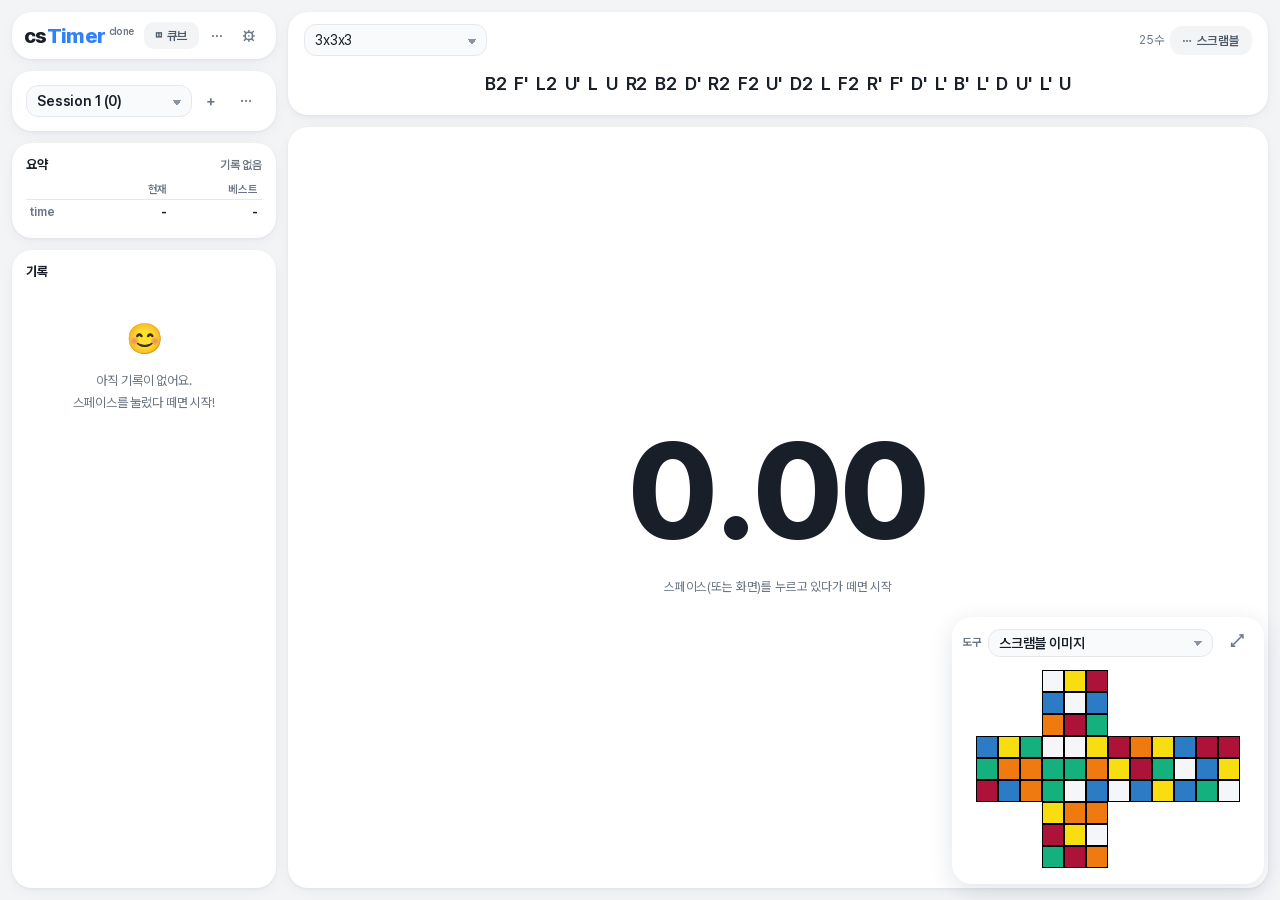
<file: index.html>
<!DOCTYPE html>
<html lang="ko">
<head>
<meta charset="utf-8">
<meta name="viewport" content="width=device-width, initial-scale=1, viewport-fit=cover">
<meta name="description" content="Speedcubing timer — csTimer functional clone with Toss-style design">
<meta name="theme-color" content="#3182f6">
<meta name="apple-mobile-web-app-capable" content="yes">
<meta name="apple-mobile-web-app-status-bar-style" content="default">
<title>csTimer clone</title>
<link rel="stylesheet" href="fonts/pretendard.css">
<!-- shared tokens + components, then EXACTLY ONE device layout:
     the two media queries below are complements, so desktop and mobile
     layout code never collide. js/mobile.js mirrors the mobile query. -->
<link rel="stylesheet" href="style.css">
<link rel="stylesheet" href="desktop.css" media="(min-width: 761px) and (min-height: 501px), (min-width: 951px)">
<link rel="stylesheet" href="mobile.css" media="(max-width: 760px), (max-height: 500px) and (max-width: 950px)">
</head>
<body data-theme="light" data-accent="blue">

<div id="leftbar">
  <div class="card" id="lbHeader">
    <div id="logo">cs<span>Timer</span><em>clone</em></div>
    <!-- 3 controls, was 7. The cube is promoted to a LABELED button because it is a
         primary destination; everything else collapses into the ⋯ popover, which reads
         its rows out of #menuBtns below. A gear is the one universally guessable icon,
         so it stays visible. -->
    <div id="lbActions">
      <button class="lbCube" id="btnCubeView" data-i18n-title="cubeView" title="virtual cube" hidden>
        <span class="lbCubeIco" aria-hidden="true">&#9707;</span><span data-i18n="cubeView">cube</span>
      </button>
      <button class="icon ghost" id="btnMore" data-i18n-title="more" title="more" aria-haspopup="menu" aria-expanded="false">&#8943;</button>
      <button class="icon ghost" id="btnOptions" data-i18n-title="settings" title="settings">&#9881;</button>
    </div>
    <!-- STAYS IN THE DOM as the popover's list container: App.registerMenuButton keeps
         appending real <button>s here verbatim, and #btnMore renders each one as an
         icon+title row that proxies its clicks. Hidden via style.css, never removed. -->
    <div id="menuBtns">
      <button class="icon ghost" id="btnHelp" data-i18n-title="scShortcuts" title="shortcuts (?)">?</button>
      <button class="icon ghost" id="btnFullscreen" data-i18n-title="scFullscreen" title="fullscreen">&#x26F6;</button>
      <button class="icon ghost" id="btnExport" data-i18n-title="scData" title="data">&#8645;</button>
    </div>
  </div>
  <div id="logohint" aria-hidden="true"></div>

  <div class="card" id="sessCard">
    <div class="sessRow">
      <select id="sessionSel" aria-label="session"></select>
      <button class="icon ghost" id="btnSessAdd" data-i18n-title="new" title="new session">+</button>
      <button class="icon ghost" id="btnSessMore" data-i18n-title="more" title="more" aria-haspopup="menu" aria-expanded="false">&#8943;</button>
    </div>
  </div>

  <div class="card" id="summaryCard">
    <div class="cardHead">
      <span class="cardTitle" data-i18n="sumTitle">summary</span>
      <span class="cardMeta" id="sumMeta"></span>
    </div>
    <table id="curBestTable"></table>
    <div id="statLine"></div>
    <div id="bpaLine" style="color:var(--sub);font-size:12px;display:none;font-variant-numeric:tabular-nums;"></div>
  </div>

  <div class="card" id="historyCard">
    <div class="cardHead">
      <span class="cardTitle" data-i18n="histTitle">times</span>
      <span class="cardMeta" id="histCount"></span>
    </div>
    <div id="timeListWrap">
      <div id="emptyState">
        <span class="big">&#128522;</span>
        <!-- the line break MUST be a literal newline, not <br>: applyI18nStatic()
             snapshots textContent (where <br> contributes nothing) and rewrites
             children, so any embedded markup here is destroyed on first load.
             KO.emptyHint already carries a real \n; #emptyState's span is
             white-space:pre-line so both languages break in the same place. -->
        <span data-i18n="emptyHint">no solves yet.
hold space, release, and go!</span>
      </div>
      <table id="timeList"></table>
    </div>
  </div>
</div>

<div id="main">
  <div class="card" id="topbar">
    <!-- 3 controls, was 8. 다시 생성 / 복사 / 이전 / 히스토리 / 길이 all became rows of the
         ⋯ popover, which is what cures the mobile overflow (scrollWidth 545 vs 350): the
         clipped controls become menu rows rather than getting a scroll hint. Those rows —
         including the #scrLenInput length field — are built fresh by scrambleRows() in
         app.js on every open, so a row that would be dead (이전 with no history) simply
         does not exist rather than rendering greyed out. -->
    <div id="scrCtl">
      <select id="eventSel" aria-label="event"></select>
      <span id="scrMeta"></span>
      <button id="btnScrMore" data-i18n-title="scrMore" title="scramble" aria-haspopup="menu" aria-expanded="false">
        <span aria-hidden="true">&#8943;</span> <span data-i18n="scrMore">scramble</span>
      </button>
    </div>
    <div id="scrambleTxt" title="click to copy" role="button" tabindex="0"></div>
    <div id="nextPreview"></div>
  </div>

  <div id="timerPad">
    <div id="timerDisplay" aria-live="off">0.00</div>
    <div id="inspBar"><i></i></div>
    <div id="phaseInfo"></div>
    <input id="manualInput" type="text" placeholder="12.34" autocomplete="off" spellcheck="false" aria-label="manual time entry">
    <div id="quickBar" role="toolbar" aria-label="last solve actions">
      <button id="qbOK" data-i18n="ok">OK</button>
      <button id="qbP2">+2</button>
      <button id="qbDNF">DNF</button>
      <button id="qbComment" data-i18n="comment">comment</button>
      <button id="qbDel" class="danger" data-i18n="delete">delete</button>
    </div>
    <div id="padHint"></div>
  </div>

  <div id="mStrip" aria-hidden="true"></div>

  <!-- Mobile "cube" tab pane. js/feat_vcube.js mounts the play UI in here via
       VCubeFeat.mount(); on desktop the same UI is shown in a modal instead.
       Hidden by default — mobile.css reveals it for body[data-mview="cube"]. -->
  <section id="cubePane" class="card" aria-label="virtual cube"></section>

  <div id="toolDock">
    <!-- `display: none` is written with a space so this initial value serialises
         identically to what app.js later writes via style.display — desktop.css
         keys its two-tool dock layout off that inline value with :has(). -->
    <div class="card toolCard" id="toolCard1" style="display: none;">
      <div class="toolHead">
        <span class="toolTitle" data-i18n="toolsTitle">tools</span>
        <select id="toolSel1" aria-label="tool 2"></select>
        <button class="icon ghost toolZoom" id="toolZoom1" data-i18n-title="zoomImg" title="zoom" hidden>&#10530;</button>
      </div>
      <div class="toolBody" id="toolBody1"></div>
    </div>
    <div class="card toolCard" id="toolCard0">
      <div class="toolHead">
        <span class="toolTitle" data-i18n="toolsTitle">tools</span>
        <select id="toolSel0" aria-label="tool 1"></select>
        <button class="icon ghost toolZoom" id="toolZoom0" data-i18n-title="zoomImg" title="zoom" hidden>&#10530;</button>
      </div>
      <div class="toolBody" id="toolBody0">
        <canvas id="toolCanvas" width="292" height="200"></canvas>
        <pre id="toolText"></pre>
        <div id="metroBox">
          <label>bpm <input id="metroBpm" type="number" min="20" max="250" value="60"></label>
          <input id="metroSlider" type="range" min="20" max="250" value="60" style="width:120px;vertical-align:middle;">
          <button id="metroTap" data-i18n="tap">tap</button>
          <button id="metroToggle" data-i18n="start">start</button>
        </div>
      </div>
    </div>
  </div>
</div>

<!-- options modal -->
<div class="modal" id="optionsModal" role="dialog" aria-modal="true">
  <div class="mbox">
    <div class="mtitle"><span data-i18n="settings">settings</span> <button class="mclose" aria-label="close">&#10005;</button></div>
    <!-- 6 tabs / 45 rows -> 3 tabs / ~9 visible rows. The SIX optPg* containers all
         survive verbatim as live mount points, re-parented into the three pages: every
         App.registerOptionRow(pageId, fn) call site keeps resolving with zero pack edits.
         Only the .optPage class moved onto the three NEW pages, so app.js's tab logic
         switches those and the optPg* groups are always-on children.
         RULE: a pack row must never land inside a fold, so each optPg* group stays
         OUTSIDE the <details> and packs append to its visible tail. -->
    <div id="optTabs">
      <button class="act" data-page="optPageTimer" data-i18n="tabTimer">timer</button>
      <button data-page="optPageDisplay" data-i18n="tabDisplay">display</button>
      <button data-page="optPageData" data-i18n="tabData">data</button>
    </div>
    <!-- reads the LIVE DOM at keystroke time, so every pack-injected row is searchable
         for free — see filterOptions() in app.js -->
    <input id="optSearch" type="search" autocomplete="off" data-i18n-ph="srchOpt" placeholder="search settings">
    <p id="optNoHits" class="onote" data-i18n="srchNone">no matches</p>

    <div class="optPage act" id="optPageTimer">
    <div class="optGroup" id="optPgTimer">
      <label class="orow"><span data-i18n="oInput">timer input</span>
        <select id="optInput">
          <option value="keyboard" data-i18n="oKeyboard">keyboard (space)</option>
          <option value="manual" data-i18n="oManual">manual entry</option>
        </select>
      </label>
      <label class="orow"><span data-i18n="oInspection">WCA inspection (15s)</span>
        <span class="tswitch"><input type="checkbox" id="optInspection"><i></i></span>
      </label>
      <label class="orow"><span data-i18n="oVoice">inspection alert (8s/12s)</span>
        <select id="optVoice">
          <option value="none" data-i18n="off">off</option>
          <option value="beep">beep</option>
          <option value="voice">voice</option>
        </select>
      </label>
      <label class="orow"><span data-i18n="oHold">hold-to-start delay</span>
        <select id="optHold">
          <option value="0" data-i18n="none">none</option>
          <option value="300">0.3 s</option>
          <option value="550">0.55 s</option>
          <option value="1000">1 s</option>
        </select>
      </label>
    </div>
    <!-- optPgScramble takes no pack rows (verified: no registerOptionRow call site
         names it), so it is free to hold just its one every-session control. -->
    <div class="optGroup" id="optPgScramble">
      <label class="orow"><span data-i18n="oShowImage">show scramble image</span>
        <span class="tswitch"><input type="checkbox" id="optShowImage" checked><i></i></span>
      </label>
    </div>
    <details class="optFold" data-fold="timer">
      <summary data-i18n="advanced">advanced</summary>
      <label class="orow"><span data-i18n="oUpdate">display while running</span>
        <select id="optUpdate">
          <option value="cs" data-i18n="oEveryFrame">update every frame</option>
          <option value="ms" data-i18n="oMs">0.001 s live</option>
          <option value="sec" data-i18n="oSecOnly">seconds only</option>
          <option value="none" data-i18n="oDontShow">don't show</option>
        </select>
      </label>
      <label class="orow"><span data-i18n="oPrecision">time precision</span>
        <select id="optPrecision"><option value="2">0.01 s</option><option value="3">0.001 s</option></select>
      </label>
      <label class="orow"><span data-i18n="oPhases">multi-phase (splits)</span>
        <select id="optPhases">
          <option value="1" data-i18n="off">off</option>
          <option value="2">2</option><option value="3">3</option><option value="4">4</option><option value="5">5</option>
        </select>
      </label>
      <label class="orow"><span data-i18n="oStopKeys">stop timer with</span>
        <select id="optStopKeys">
          <option value="any" data-i18n="oAnyKey">any key</option>
          <option value="space" data-i18n="oSpaceOnly">space only</option>
        </select>
      </label>
      <label class="orow"><span data-i18n="oEnterStart">Enter also starts</span>
        <span class="tswitch"><input type="checkbox" id="optEnterStart"><i></i></span>
      </label>
      <label class="orow"><span data-i18n="oTitleTimer">timer in tab title</span>
        <span class="tswitch"><input type="checkbox" id="optTitleTimer"><i></i></span>
      </label>
      <label class="orow"><span data-i18n="oHaptic">haptic feedback (mobile)</span>
        <span class="tswitch"><input type="checkbox" id="optHaptic"><i></i></span>
      </label>
      <label class="orow"><span data-i18n="oTarget">target time (s, 0=off)</span>
        <input type="number" id="optTarget" min="0" step="0.01" value="0">
      </label>
      <label class="orow"><span data-i18n="oImgSize">image size</span>
        <select id="optImgSize">
          <option value="0.8" data-i18n="small">small</option>
          <option value="1" data-i18n="normal">normal</option>
          <option value="1.35" data-i18n="large">large</option>
        </select>
      </label>
      <label class="orow"><span data-i18n="oMono">monospace multi-line scrambles</span>
        <span class="tswitch"><input type="checkbox" id="optMono" checked><i></i></span>
      </label>
      <label class="orow"><span data-i18n="oAutoCopy">auto-copy new scramble</span>
        <span class="tswitch"><input type="checkbox" id="optAutoCopy"><i></i></span>
      </label>
      <label class="orow"><span data-i18n="oMoveCount">show move count</span>
        <span class="tswitch"><input type="checkbox" id="optMoveCount" checked><i></i></span>
      </label>
      <label class="orow"><span data-i18n="oNextPrev">show next scramble preview</span>
        <span class="tswitch"><input type="checkbox" id="optNextPreview"><i></i></span>
      </label>
      <p class="onote orow" data-i18n="scrNote">this clone generates high-quality random-move scrambles (official csTimer uses random-state for some events).</p>
    </details>
    </div>

    <div class="optPage" id="optPageDisplay">
    <div class="optGroup" id="optPgDisplay">
      <div class="orow"><span data-i18n="oTheme">theme</span>
        <span class="seg" id="themeSeg">
          <button data-v="light" data-i18n="light">light</button>
          <button data-v="dark" data-i18n="dark">dark</button>
          <button data-v="system" data-i18n="system">system</button>
        </span>
      </div>
      <div class="orow"><span data-i18n="oAccent">accent color</span>
        <span class="swatches" id="accentSw">
          <button data-v="blue" style="background:#3182f6" aria-label="blue"></button>
          <button data-v="green" style="background:#03b26c" aria-label="green"></button>
          <button data-v="orange" style="background:#fe9800" aria-label="orange"></button>
          <button data-v="red" style="background:#f04452" aria-label="red"></button>
          <button data-v="navy" style="background:#333d4b" aria-label="navy"></button>
        </span>
      </div>
      <label class="orow"><span data-i18n="oTimerSize">timer size</span>
        <select id="optTimerScale">
          <option value="0.7" data-i18n="small">small</option>
          <option value="1" data-i18n="normal">normal</option>
          <option value="1.3" data-i18n="large">large</option>
          <option value="1.6" data-i18n="huge">huge</option>
        </select>
      </label>
      <label class="orow"><span data-i18n="oLang">language</span>
        <select id="optLang"><option value="en">English</option><option value="ko">한국어</option></select>
      </label>
    </div>
    <!-- feat_data appends its "date headers" row here; it must stay OUT of the fold -->
    <div class="optGroup" id="optPgStats"></div>
    <details class="optFold" data-fold="display">
      <summary data-i18n="advanced">advanced</summary>
      <label class="orow"><span data-i18n="oTimerSkin">timer font</span>
        <select id="optTimerSkin">
          <option value="default" data-i18n="oSkinDefault">default</option>
          <option value="mono" data-i18n="oSkinMono">monospace</option>
          <option value="lcd" data-i18n="oSkinLcd">LCD</option>
        </select>
      </label>
      <label class="orow"><span data-i18n="oUiScale">UI size</span>
        <select id="optUiScale">
          <option value="0.9">90%</option><option value="1">100%</option>
          <option value="1.1">110%</option><option value="1.25">125%</option>
        </select>
      </label>
      <label class="orow"><span data-i18n="oScrSize">scramble size</span>
        <select id="optScrScale">
          <option value="0.8" data-i18n="small">small</option>
          <option value="1" data-i18n="normal">normal</option>
          <option value="1.3" data-i18n="large">large</option>
        </select>
      </label>
      <label class="orow"><span data-i18n="oFocus">hide UI while solving</span>
        <span class="tswitch"><input type="checkbox" id="optFocus"><i></i></span>
      </label>
      <label class="orow"><span data-i18n="oSecondTool">second tool panel</span>
        <span class="tswitch"><input type="checkbox" id="optSecondTool"><i></i></span>
      </label>
      <details class="optFold" data-fold="stats">
      <summary data-i18n="statDisp">statistics shown</summary>
      <label class="orow">mo3 <span class="tswitch"><input type="checkbox" id="optMo3"><i></i></span></label>
      <label class="orow">ao50 <span class="tswitch"><input type="checkbox" id="optAo50"><i></i></span></label>
      <label class="orow">ao100 <span class="tswitch"><input type="checkbox" id="optAo100"><i></i></span></label>
      <label class="orow">ao1000 <span class="tswitch"><input type="checkbox" id="optAo1000"><i></i></span></label>
      <label class="orow"><span data-i18n="oBpa">show BPA / WPA</span>
        <span class="tswitch"><input type="checkbox" id="optBpaWpa"><i></i></span>
      </label>
      <label class="orow"><span data-i18n="oMark">color best/worst in list</span>
        <span class="tswitch"><input type="checkbox" id="optMark" checked><i></i></span>
      </label>
      <label class="orow"><span data-i18n="oConfirmClear">confirm before clearing</span>
        <span class="tswitch"><input type="checkbox" id="optConfirmClear" checked><i></i></span>
      </label>
      <label class="orow"><span data-i18n="oListRev">time list: oldest first</span>
        <span class="tswitch"><input type="checkbox" id="optListRev"><i></i></span>
      </label>
      <label class="orow"><span data-i18n="oConfetti">PB confetti</span>
        <span class="tswitch"><input type="checkbox" id="optConfetti" checked><i></i></span>
      </label>
      <label class="orow"><span data-i18n="oPbSound">PB sound</span>
        <span class="tswitch"><input type="checkbox" id="optPbSound"><i></i></span>
      </label>
      </details>
    </details>
    </div>

    <div class="optPage" id="optPageData">
    <!-- The export/import modal is DISSOLVED into this page: its destination WAS the page
         it lived on, so it was 3 levels deep to reach a button about the page you were
         already looking at. Verified safe — no pack opens #exportModal, only app.js did.
         Pack rows (storage meter, trash, backups, integrity, report) append below, visible. -->
    <div class="optGroup" id="optPgData">
      <div class="orow oStack">
        <span data-i18n="expSection">backup / export</span>
        <div class="mbtns wrap">
          <button id="btnExpFile" class="primary" data-i18n="expFileAll">full backup (.json)</button>
          <button id="btnExpCopy" data-i18n="expCopy">copy to clipboard</button>
          <button id="btnExpCSV" data-i18n="expCsvSes">this session CSV</button>
        </div>
      </div>
      <div class="orow oStack">
        <span data-i18n="impSection">import</span>
        <div class="mbtns wrap">
          <label class="filebtn"><span data-i18n="impFile">import from file (.json/.csv · replaces all)</span>
            <input type="file" id="impFile" accept=".txt,.json,.csv">
          </label>
        </div>
        <!-- LIVE mount point: feat_data.js appends its import-merge button here and never
             knows the export modal it was written for no longer exists. -->
        <div class="mbtns wrap" id="expExtraBtns"></div>
        <textarea id="impText" rows="3" data-i18n-ph="pasteJson" placeholder="or paste exported JSON here"></textarea>
        <div class="mbtns wrap">
          <button id="btnImpPaste" data-i18n="impPaste">import pasted JSON (replaces all)</button>
        </div>
      </div>
    </div>
    <!-- #optPgAbout is a LIVE pack mount point (feat_share.js:405 registers its OBS overlay
         note here), so it must stay OUTSIDE the fold: a pack row must never land inside a
         collapsed <details>. Only #aboutText — a row we own — is folded below. -->
    <div class="optGroup" id="optPgAbout"></div>
    <details class="optFold" data-fold="data">
      <summary data-i18n="advanced">advanced</summary>
      <p class="onote orow" id="aboutText"></p>
      <label class="orow"><span data-i18n="resetAll">reset ALL data</span>
        <button id="btnResetAll" class="danger" data-i18n="resetBtn">reset</button>
      </label>
    </details>
    </div>
  </div>
</div>

<!-- time detail modal -->
<div class="modal" id="timeModal" role="dialog" aria-modal="true">
  <div class="mbox">
    <div class="mtitle"><span id="tmTitle"></span> <button class="mclose" aria-label="close">&#10005;</button></div>
    <div class="mbody">
      <pre id="tmScramble"></pre>
      <div id="tmDate" class="onote"></div>
      <div id="tmSplits" class="onote" style="display:none;"></div>
      <div id="tmExtra"></div>
      <div class="penRow">
        <label><input type="radio" name="tmPen" id="tmOK">OK</label>
        <label><input type="radio" name="tmPen" id="tmP2">+2</label>
        <label><input type="radio" name="tmPen" id="tmDNF">DNF</label>
      </div>
      <textarea id="tmComment" rows="2" data-i18n-ph="comment" placeholder="comment"></textarea>
      <div class="mbtns">
        <button id="tmDelete" class="danger" data-i18n="delete">delete</button>
        <button id="tmApply" class="primary">OK</button>
      </div>
    </div>
  </div>
</div>

<!-- export modal — DISSOLVED into 설정 ▸ 데이터 (its controls now render inline there).
     The shell stays in the DOM, emptied, so a future pack that calls showModal('exportModal')
     still finds a real dialog rather than a null. -->
<div class="modal" id="exportModal" role="dialog" aria-modal="true">
  <div class="mbox">
    <div class="mtitle"><span data-i18n="exportTitle">export / import</span> <button class="mclose" aria-label="close">&#10005;</button></div>
    <div class="mbody"></div>
  </div>
</div>

<!-- session manager modal -->
<div class="modal" id="sessModal" role="dialog" aria-modal="true">
  <div class="mbox">
    <div class="mtitle"><span data-i18n="sessTitle">sessions</span> <button class="mclose" aria-label="close">&#10005;</button></div>
    <div class="mbody" id="sessMgrBody"></div>
  </div>
</div>

<!-- input scramble modal -->
<div class="modal" id="inputScrModal" role="dialog" aria-modal="true">
  <div class="mbox">
    <div class="mtitle"><span data-i18n="inputScrTitle">input scrambles</span> <button class="mclose" aria-label="close">&#10005;</button></div>
    <div class="mbody">
      <textarea id="inputScrText" rows="6" placeholder="R U R' U' ..."></textarea>
      <div class="onote"><span data-i18n="inputScrHint">one scramble per line. queued scrambles are used in order.</span> <b id="inputScrCount"></b></div>
      <div class="mbtns"><button id="inputScrApply" class="primary" data-i18n="addQueue">add to queue</button></div>
    </div>
  </div>
</div>

<!-- avg detail modal -->
<div class="modal" id="avgModal" role="dialog" aria-modal="true">
  <div class="mbox">
    <div class="mtitle"><span id="avgTitle"></span> <button class="mclose" aria-label="close">&#10005;</button></div>
    <div class="mbody">
      <pre id="avgBody" style="user-select:text;font-family:Menlo,Consolas,monospace;font-size:12px;white-space:pre-wrap;line-height:1.7;"></pre>
      <div class="mbtns"><button id="avgCopy" class="primary" data-i18n="copy">copy</button></div>
    </div>
  </div>
</div>

<!-- scramble history modal -->
<div class="modal" id="scrHistModal" role="dialog" aria-modal="true">
  <div class="mbox">
    <div class="mtitle"><span data-i18n="scrHistTitle">scramble history</span> <button class="mclose" aria-label="close">&#10005;</button></div>
    <div class="mbody" id="scrHistBody"></div>
  </div>
</div>

<!-- help modal -->
<div class="modal" id="helpModal" role="dialog" aria-modal="true">
  <div class="mbox">
    <div class="mtitle"><span data-i18n="helpTitle">keyboard shortcuts</span> <button class="mclose" aria-label="close">&#10005;</button></div>
    <div class="mbody"><pre id="helpBody" style="font-family:inherit;white-space:pre-wrap;line-height:2;"></pre></div>
  </div>
</div>

<nav id="mtabs" aria-label="views">
  <button data-view="timer" class="act"><span class="ico">&#9201;</span><span class="lbl" data-i18n="mvTimer">timer</span></button>
  <button data-view="list"><span class="ico">&#9776;</span><span class="lbl" data-i18n="mvList">times</span></button>
  <button data-view="cube"><span class="ico">&#9707;</span><span class="lbl" data-i18n="mvCube">cube</span></button>
  <button data-view="tools"><span class="ico">&#9636;</span><span class="lbl" data-i18n="mvTools">tools</span></button>
  <!-- an ACTION, not a pane: it opens the settings sheet and leaves the current view (and
       its highlight) alone — mobile.js returns before touching the highlight. The ⚙ glyph
       + "설정"/"settings" is what announces it as a sheet (the standard iOS pattern). -->
  <button data-view="more" aria-haspopup="dialog"><span class="ico">&#9881;</span><span class="lbl" data-i18n="mvMore">settings</span></button>
</nav>

<div id="toasts" aria-live="polite"></div>
<canvas id="fxCanvas"></canvas>

<!-- `defer` on ALL of these or none: defer preserves execution order between
     deferred scripts, so app.js still publishes window.App before mobile.js and
     the feat_* packs run. Dropping defer from one tag would run it BEFORE the
     deferred ones and break that contract. -->
<script defer src="js/draw_nnn.js"></script>
<script defer src="js/draw_pyra.js"></script>
<script defer src="js/draw_skewb.js"></script>
<script defer src="js/draw_sq1.js"></script>
<script defer src="js/draw_clock.js"></script>
<script defer src="js/draw_mega.js"></script>
<!-- 3D virtual cube engine: needs draw_nnn.js (facelet model) above, and is
     consumed by js/feat_vcube.js below. -->
<script defer src="js/vcube3d.js"></script>
<script defer src="js/scramble.js"></script>
<script defer src="js/stats.js"></script>
<script defer src="js/app.js"></script>
<script defer src="js/mobile.js"></script>
<script defer src="js/feat_stats.js"></script>
<script defer src="js/feat_data.js"></script>
<script defer src="js/feat_tools.js"></script>
<script defer src="js/feat_share.js"></script>
<script defer src="js/feat_vcube.js"></script>
<script defer src="js/feat_vcube_game.js"></script>
<script defer src="js/feat_vcube_style.js"></script>
</body>
</html>
</file>
<file: fonts/pretendard.css>
/* Pretendard Variable v1.3.9 — self-hosted dynamic subset.
 *
 * Vendored from github.com/orioncactus/pretendard so the app has no render-blocking
 * CDN dependency (FCP used to track jsdelivr latency 1:1), no supply-chain exposure to
 * a MUTABLE git tag, and so the service worker can cache the fonts for real offline use.
 *
 * Copyright (c) 2021 Kil Hyung-jin, with Reserved Font Name Pretendard.
 * Licensed under the SIL Open Font License 1.1 — full text in ./OFL.txt.
 *
 * Generated from dist/web/variable/pretendardvariable-dynamic-subset.min.css with every
 * url() rewritten to a RELATIVE ./ path (GitHub Pages serves from a subpath).
 * 92 unicode-range subsets: the browser downloads only the ~12 it needs (~300KB), not the
 * 2.0MB single variable file. font-display:swap on every face.
 * To update: re-run the vendoring against a new tag and re-check ./OFL.txt. */
@font-face{font-family:'Pretendard Variable';font-style:normal;font-display:swap;font-weight:45 920;src:url(./PretendardVariable.subset.0.woff2) format('woff2-variations');unicode-range:U+f9ca-fa0b,U+ff03-ff05,U+ff07,U+ff0a-ff0b,U+ff0d-ff19,U+ff1b,U+ff1d,U+ff20-ff5b,U+ff5d,U+ffe0-ffe3,U+ffe5-ffe6}@font-face{font-family:'Pretendard Variable';font-style:normal;font-display:swap;font-weight:45 920;src:url(./PretendardVariable.subset.1.woff2) format('woff2-variations');unicode-range:U+d723-d728,U+d72a-d733,U+d735-d748,U+d74a-d74f,U+d752-d753,U+d755-d757,U+d75a-d75f,U+d762-d764,U+d766-d768,U+d76a-d76b,U+d76d-d76f,U+d771-d787,U+d789-d78b,U+d78d-d78f,U+d791-d797,U+d79a,U+d79c,U+d79e-d7a3,U+f900-f909,U+f90b-f92e}@font-face{font-family:'Pretendard Variable';font-style:normal;font-display:swap;font-weight:45 920;src:url(./PretendardVariable.subset.2.woff2) format('woff2-variations');unicode-range:U+d679-d68b,U+d68e-d69e,U+d6a0,U+d6a2-d6a7,U+d6a9-d6c3,U+d6c6-d6c7,U+d6c9-d6cb,U+d6cd-d6d3,U+d6d5-d6d6,U+d6d8-d6e3,U+d6e5-d6e7,U+d6e9-d6fb,U+d6fd-d717,U+d719-d71f,U+d721-d722}@font-face{font-family:'Pretendard Variable';font-style:normal;font-display:swap;font-weight:45 920;src:url(./PretendardVariable.subset.3.woff2) format('woff2-variations');unicode-range:U+d5bc-d5c7,U+d5ca-d5cb,U+d5cd-d5cf,U+d5d1-d5d7,U+d5d9-d5da,U+d5dc,U+d5de-d5e3,U+d5e6-d5e7,U+d5e9-d5eb,U+d5ed-d5f6,U+d5f8,U+d5fa-d5ff,U+d602-d603,U+d605-d607,U+d609-d60f,U+d612-d613,U+d616-d61b,U+d61d-d637,U+d63a-d63b,U+d63d-d63f,U+d641-d647,U+d64a-d64c,U+d64e-d653,U+d656-d657,U+d659-d65b,U+d65d-d666,U+d668,U+d66a-d678}@font-face{font-family:'Pretendard Variable';font-style:normal;font-display:swap;font-weight:45 920;src:url(./PretendardVariable.subset.4.woff2) format('woff2-variations');unicode-range:U+d507,U+d509-d50b,U+d50d-d513,U+d515-d53b,U+d53e-d53f,U+d541-d543,U+d545-d54c,U+d54e,U+d550,U+d552-d557,U+d55a-d55b,U+d55d-d55f,U+d561-d564,U+d566-d567,U+d56a,U+d56c,U+d56e-d573,U+d576-d577,U+d579-d583,U+d585-d586,U+d58a-d5a4,U+d5a6-d5bb}@font-face{font-family:'Pretendard Variable';font-style:normal;font-display:swap;font-weight:45 920;src:url(./PretendardVariable.subset.5.woff2) format('woff2-variations');unicode-range:U+d464-d477,U+d47a-d47b,U+d47d-d47f,U+d481-d487,U+d489-d48a,U+d48c,U+d48e-d4e7,U+d4e9-d503,U+d505-d506}@font-face{font-family:'Pretendard Variable';font-style:normal;font-display:swap;font-weight:45 920;src:url(./PretendardVariable.subset.6.woff2) format('woff2-variations');unicode-range:U+d3bf-d3c7,U+d3ca-d3cf,U+d3d1-d3eb,U+d3ee-d3ef,U+d3f1-d3f3,U+d3f5-d3fb,U+d3fd-d400,U+d402-d45b,U+d45d-d463}@font-face{font-family:'Pretendard Variable';font-style:normal;font-display:swap;font-weight:45 920;src:url(./PretendardVariable.subset.7.woff2) format('woff2-variations');unicode-range:U+d2ff,U+d302-d304,U+d306-d30b,U+d30f,U+d311-d313,U+d315-d31b,U+d31e,U+d322-d324,U+d326-d327,U+d32a-d32b,U+d32d-d32f,U+d331-d337,U+d339-d33c,U+d33e-d37b,U+d37e-d37f,U+d381-d383,U+d385-d38b,U+d38e-d390,U+d392-d397,U+d39a-d39b,U+d39d-d39f,U+d3a1-d3a7,U+d3a9-d3aa,U+d3ac,U+d3ae-d3b3,U+d3b5-d3b7,U+d3b9-d3bb,U+d3bd-d3be}@font-face{font-family:'Pretendard Variable';font-style:normal;font-display:swap;font-weight:45 920;src:url(./PretendardVariable.subset.8.woff2) format('woff2-variations');unicode-range:U+d257-d27f,U+d281-d29b,U+d29d-d29f,U+d2a1-d2ab,U+d2ad-d2b7,U+d2ba-d2bb,U+d2bd-d2bf,U+d2c1-d2c7,U+d2c9-d2ef,U+d2f2-d2f3,U+d2f5-d2f7,U+d2f9-d2fe}@font-face{font-family:'Pretendard Variable';font-style:normal;font-display:swap;font-weight:45 920;src:url(./PretendardVariable.subset.9.woff2) format('woff2-variations');unicode-range:U+d1b4,U+d1b6-d1f3,U+d1f5-d22b,U+d22e-d22f,U+d231-d233,U+d235-d23b,U+d23d-d240,U+d242-d256}@font-face{font-family:'Pretendard Variable';font-style:normal;font-display:swap;font-weight:45 920;src:url(./PretendardVariable.subset.10.woff2) format('woff2-variations');unicode-range:U+d105-d12f,U+d132-d133,U+d135-d137,U+d139-d13f,U+d141-d142,U+d144,U+d146-d14b,U+d14e-d14f,U+d151-d153,U+d155-d15b,U+d15e-d187,U+d189-d19f,U+d1a2-d1a3,U+d1a5-d1a7,U+d1a9-d1af,U+d1b2-d1b3}@font-face{font-family:'Pretendard Variable';font-style:normal;font-display:swap;font-weight:45 920;src:url(./PretendardVariable.subset.11.woff2) format('woff2-variations');unicode-range:U+d04b-d04f,U+d051-d057,U+d059-d06b,U+d06d-d06f,U+d071-d073,U+d075-d07b,U+d07e-d0a3,U+d0a6-d0a7,U+d0a9-d0ab,U+d0ad-d0b3,U+d0b6,U+d0b8,U+d0ba-d0bf,U+d0c2-d0c3,U+d0c5-d0c7,U+d0c9-d0cf,U+d0d2,U+d0d6-d0db,U+d0de-d0df,U+d0e1-d0e3,U+d0e5-d0eb,U+d0ee-d0f0,U+d0f2-d104}@font-face{font-family:'Pretendard Variable';font-style:normal;font-display:swap;font-weight:45 920;src:url(./PretendardVariable.subset.12.woff2) format('woff2-variations');unicode-range:U+cfa2-cfc3,U+cfc5-cfdf,U+cfe2-cfe3,U+cfe5-cfe7,U+cfe9-cff4,U+cff6-cffb,U+cffd-cfff,U+d001-d003,U+d005-d017,U+d019-d033,U+d036-d037,U+d039-d03b,U+d03d-d04a}@font-face{font-family:'Pretendard Variable';font-style:normal;font-display:swap;font-weight:45 920;src:url(./PretendardVariable.subset.13.woff2) format('woff2-variations');unicode-range:U+cef0-cef3,U+cef6,U+cef9-ceff,U+cf01-cf03,U+cf05-cf07,U+cf09-cf0f,U+cf11-cf12,U+cf14-cf1b,U+cf1d-cf1f,U+cf21-cf2f,U+cf31-cf53,U+cf56-cf57,U+cf59-cf5b,U+cf5d-cf63,U+cf66,U+cf68,U+cf6a-cf6f,U+cf71-cf84,U+cf86-cf8b,U+cf8d-cfa1}@font-face{font-family:'Pretendard Variable';font-style:normal;font-display:swap;font-weight:45 920;src:url(./PretendardVariable.subset.14.woff2) format('woff2-variations');unicode-range:U+ce3c-ce57,U+ce5a-ce5b,U+ce5d-ce5f,U+ce61-ce67,U+ce6a,U+ce6c,U+ce6e-ce73,U+ce76-ce77,U+ce79-ce7b,U+ce7d-ce83,U+ce85-ce88,U+ce8a-ce8f,U+ce91-ce93,U+ce95-ce97,U+ce99-ce9f,U+cea2,U+cea4-ceab,U+cead-cee3,U+cee6-cee7,U+cee9-ceeb,U+ceed-ceef}@font-face{font-family:'Pretendard Variable';font-style:normal;font-display:swap;font-weight:45 920;src:url(./PretendardVariable.subset.15.woff2) format('woff2-variations');unicode-range:U+cd92-cd93,U+cd96-cd97,U+cd99-cd9b,U+cd9d-cda3,U+cda6-cda8,U+cdaa-cdaf,U+cdb1-cdc3,U+cdc5-cdcb,U+cdcd-cde7,U+cde9-ce03,U+ce05-ce1f,U+ce22-ce34,U+ce36-ce3b}@font-face{font-family:'Pretendard Variable';font-style:normal;font-display:swap;font-weight:45 920;src:url(./PretendardVariable.subset.16.woff2) format('woff2-variations');unicode-range:U+ccef-cd07,U+cd0a-cd0b,U+cd0d-cd1a,U+cd1c,U+cd1e-cd2b,U+cd2d-cd5b,U+cd5d-cd77,U+cd79-cd91}@font-face{font-family:'Pretendard Variable';font-style:normal;font-display:swap;font-weight:45 920;src:url(./PretendardVariable.subset.17.woff2) format('woff2-variations');unicode-range:U+cc3f-cc43,U+cc46-cc47,U+cc49-cc4b,U+cc4d-cc53,U+cc55-cc58,U+cc5a-cc5f,U+cc61-cc97,U+cc9a-cc9b,U+cc9d-cc9f,U+cca1-cca7,U+ccaa,U+ccac,U+ccae-ccb3,U+ccb6-ccb7,U+ccb9-ccbb,U+ccbd-cccf,U+ccd1-cce3,U+cce5-ccee}@font-face{font-family:'Pretendard Variable';font-style:normal;font-display:swap;font-weight:45 920;src:url(./PretendardVariable.subset.18.woff2) format('woff2-variations');unicode-range:U+cb91-cbd3,U+cbd5-cbe3,U+cbe5-cc0b,U+cc0e-cc0f,U+cc11-cc13,U+cc15-cc1b,U+cc1d-cc20,U+cc23-cc27,U+cc2a-cc2b,U+cc2d,U+cc2f,U+cc31-cc37,U+cc3a,U+cc3c}@font-face{font-family:'Pretendard Variable';font-style:normal;font-display:swap;font-weight:45 920;src:url(./PretendardVariable.subset.19.woff2) format('woff2-variations');unicode-range:U+caf4-cb47,U+cb4a-cb90}@font-face{font-family:'Pretendard Variable';font-style:normal;font-display:swap;font-weight:45 920;src:url(./PretendardVariable.subset.20.woff2) format('woff2-variations');unicode-range:U+ca4a-ca4b,U+ca4e-ca4f,U+ca51-ca53,U+ca55-ca5b,U+ca5d-ca60,U+ca62-ca83,U+ca85-cabb,U+cabe-cabf,U+cac1-cac3,U+cac5-cacb,U+cacd-cad0,U+cad2,U+cad4-cad8,U+cada-caf3}@font-face{font-family:'Pretendard Variable';font-style:normal;font-display:swap;font-weight:45 920;src:url(./PretendardVariable.subset.21.woff2) format('woff2-variations');unicode-range:U+c996-c997,U+c99a-c99c,U+c99e-c9bf,U+c9c2-c9c3,U+c9c5-c9c7,U+c9c9-c9cf,U+c9d2,U+c9d4,U+c9d7-c9d8,U+c9db,U+c9de-c9df,U+c9e1-c9e3,U+c9e5-c9e6,U+c9e8-c9eb,U+c9ee-c9f0,U+c9f2-c9f7,U+c9f9-ca0b,U+ca0d-ca28,U+ca2a-ca49}@font-face{font-family:'Pretendard Variable';font-style:normal;font-display:swap;font-weight:45 920;src:url(./PretendardVariable.subset.22.woff2) format('woff2-variations');unicode-range:U+c8e9-c8f4,U+c8f6-c8fb,U+c8fe-c8ff,U+c901-c903,U+c905-c90b,U+c90e-c910,U+c912-c917,U+c919-c92b,U+c92d-c94f,U+c951-c953,U+c955-c96b,U+c96d-c973,U+c975-c987,U+c98a-c98b,U+c98d-c98f,U+c991-c995}@font-face{font-family:'Pretendard Variable';font-style:normal;font-display:swap;font-weight:45 920;src:url(./PretendardVariable.subset.23.woff2) format('woff2-variations');unicode-range:U+c841-c84b,U+c84d-c86f,U+c872-c873,U+c875-c877,U+c879-c87f,U+c882-c884,U+c887-c88a,U+c88d-c8c3,U+c8c5-c8df,U+c8e1-c8e8}@font-face{font-family:'Pretendard Variable';font-style:normal;font-display:swap;font-weight:45 920;src:url(./PretendardVariable.subset.24.woff2) format('woff2-variations');unicode-range:U+c779-c77b,U+c77e-c782,U+c786,U+c78b,U+c78d,U+c78f,U+c792-c793,U+c795,U+c797,U+c799-c79f,U+c7a2,U+c7a7-c7ab,U+c7ae-c7bb,U+c7bd-c7c0,U+c7c2-c7c7,U+c7c9-c7dc,U+c7de-c7ff,U+c802-c803,U+c805-c807,U+c809,U+c80b-c80f,U+c812,U+c814,U+c817-c81b,U+c81e-c81f,U+c821-c823,U+c825-c82e,U+c830-c837,U+c839-c83b,U+c83d-c840}@font-face{font-family:'Pretendard Variable';font-style:normal;font-display:swap;font-weight:45 920;src:url(./PretendardVariable.subset.25.woff2) format('woff2-variations');unicode-range:U+c6bb-c6bf,U+c6c2,U+c6c4,U+c6c6-c6cb,U+c6ce-c6cf,U+c6d1-c6d3,U+c6d5-c6db,U+c6dd-c6df,U+c6e1-c6e7,U+c6e9-c6eb,U+c6ed-c6ef,U+c6f1-c6f8,U+c6fa-c703,U+c705-c707,U+c709-c70b,U+c70d-c716,U+c718,U+c71a-c71f,U+c722-c723,U+c725-c727,U+c729-c734,U+c736-c73b,U+c73e-c73f,U+c741-c743,U+c745-c74b,U+c74e-c750,U+c752-c757,U+c759-c773,U+c776-c777}@font-face{font-family:'Pretendard Variable';font-style:normal;font-display:swap;font-weight:45 920;src:url(./PretendardVariable.subset.26.woff2) format('woff2-variations');unicode-range:U+c5f5-c5fb,U+c5fe,U+c602-c605,U+c607,U+c609-c60f,U+c611-c61a,U+c61c-c623,U+c626-c627,U+c629-c62b,U+c62d,U+c62f-c632,U+c636,U+c638,U+c63a-c63f,U+c642-c643,U+c645-c647,U+c649-c652,U+c656-c65b,U+c65d-c65f,U+c661-c663,U+c665-c677,U+c679-c67b,U+c67d-c693,U+c696-c697,U+c699-c69b,U+c69d-c6a3,U+c6a6,U+c6a8,U+c6aa-c6af,U+c6b2-c6b3,U+c6b5-c6b7,U+c6b9-c6ba}@font-face{font-family:'Pretendard Variable';font-style:normal;font-display:swap;font-weight:45 920;src:url(./PretendardVariable.subset.27.woff2) format('woff2-variations');unicode-range:U+c517-c527,U+c52a-c52b,U+c52d-c52f,U+c531-c538,U+c53a,U+c53c,U+c53e-c543,U+c546-c547,U+c54b,U+c54d-c552,U+c556,U+c55a-c55b,U+c55d,U+c55f,U+c562-c563,U+c565-c567,U+c569-c56f,U+c572,U+c574,U+c576-c57b,U+c57e-c57f,U+c581-c583,U+c585-c586,U+c588-c58b,U+c58e,U+c590,U+c592-c596,U+c599-c5b3,U+c5b6-c5b7,U+c5ba,U+c5be-c5c3,U+c5ca-c5cb,U+c5cd,U+c5cf,U+c5d2-c5d3,U+c5d5-c5d7,U+c5d9-c5df,U+c5e1-c5e2,U+c5e4,U+c5e6-c5eb,U+c5ef,U+c5f1-c5f3}@font-face{font-family:'Pretendard Variable';font-style:normal;font-display:swap;font-weight:45 920;src:url(./PretendardVariable.subset.28.woff2) format('woff2-variations');unicode-range:U+c475-c4ef,U+c4f2-c4f3,U+c4f5-c4f7,U+c4f9-c4ff,U+c502-c50b,U+c50d-c516}@font-face{font-family:'Pretendard Variable';font-style:normal;font-display:swap;font-weight:45 920;src:url(./PretendardVariable.subset.29.woff2) format('woff2-variations');unicode-range:U+c3d0-c3d7,U+c3da-c3db,U+c3dd-c3de,U+c3e1-c3ec,U+c3ee-c3f3,U+c3f5-c42b,U+c42d-c463,U+c466-c474}@font-face{font-family:'Pretendard Variable';font-style:normal;font-display:swap;font-weight:45 920;src:url(./PretendardVariable.subset.30.woff2) format('woff2-variations');unicode-range:U+c32b-c367,U+c36a-c36b,U+c36d-c36f,U+c371-c377,U+c37a-c37b,U+c37e-c383,U+c385-c387,U+c389-c3cf}@font-face{font-family:'Pretendard Variable';font-style:normal;font-display:swap;font-weight:45 920;src:url(./PretendardVariable.subset.31.woff2) format('woff2-variations');unicode-range:U+c26a-c26b,U+c26d-c26f,U+c271-c273,U+c275-c27b,U+c27e-c287,U+c289-c28f,U+c291-c297,U+c299-c29a,U+c29c-c2a3,U+c2a5-c2a7,U+c2a9-c2ab,U+c2ad-c2b3,U+c2b6,U+c2b8,U+c2ba-c2bb,U+c2bd-c2db,U+c2de-c2df,U+c2e1-c2e2,U+c2e5-c2ea,U+c2ee,U+c2f0,U+c2f2-c2f5,U+c2f7,U+c2fa-c2fb,U+c2fd-c2ff,U+c301-c307,U+c309-c30c,U+c30e-c312,U+c315-c323,U+c325-c328,U+c32a}@font-face{font-family:'Pretendard Variable';font-style:normal;font-display:swap;font-weight:45 920;src:url(./PretendardVariable.subset.32.woff2) format('woff2-variations');unicode-range:U+c1bc-c1c3,U+c1c5-c1df,U+c1e1-c1fb,U+c1fd-c203,U+c205-c20c,U+c20e,U+c210-c217,U+c21a-c21b,U+c21d-c21e,U+c221-c227,U+c229-c22a,U+c22c,U+c22e,U+c230,U+c233-c24f,U+c251-c257,U+c259-c269}@font-face{font-family:'Pretendard Variable';font-style:normal;font-display:swap;font-weight:45 920;src:url(./PretendardVariable.subset.33.woff2) format('woff2-variations');unicode-range:U+c101-c11b,U+c11f,U+c121-c123,U+c125-c12b,U+c12e,U+c132-c137,U+c13a-c13b,U+c13d-c13f,U+c141-c147,U+c14a,U+c14c-c153,U+c155-c157,U+c159-c15b,U+c15d-c166,U+c169-c16f,U+c171-c177,U+c179-c18b,U+c18e-c18f,U+c191-c193,U+c195-c19b,U+c19d-c19e,U+c1a0,U+c1a2-c1a4,U+c1a6-c1bb}@font-face{font-family:'Pretendard Variable';font-style:normal;font-display:swap;font-weight:45 920;src:url(./PretendardVariable.subset.34.woff2) format('woff2-variations');unicode-range:U+c049-c057,U+c059-c05b,U+c05d-c05f,U+c061-c067,U+c069-c08f,U+c091-c0ab,U+c0ae-c0af,U+c0b1-c0b3,U+c0b5,U+c0b7-c0bb,U+c0be,U+c0c2-c0c7,U+c0ca-c0cb,U+c0cd-c0cf,U+c0d1-c0d7,U+c0d9-c0da,U+c0dc,U+c0de-c0e3,U+c0e5-c0eb,U+c0ed-c0f3,U+c0f6,U+c0f8,U+c0fa-c0ff}@font-face{font-family:'Pretendard Variable';font-style:normal;font-display:swap;font-weight:45 920;src:url(./PretendardVariable.subset.35.woff2) format('woff2-variations');unicode-range:U+bfa7-bfaf,U+bfb1-bfc4,U+bfc6-bfcb,U+bfce-bfcf,U+bfd1-bfd3,U+bfd5-bfdb,U+bfdd-c048}@font-face{font-family:'Pretendard Variable';font-style:normal;font-display:swap;font-weight:45 920;src:url(./PretendardVariable.subset.36.woff2) format('woff2-variations');unicode-range:U+bf07,U+bf09-bf3f,U+bf41-bf4f,U+bf52-bf54,U+bf56-bfa6}@font-face{font-family:'Pretendard Variable';font-style:normal;font-display:swap;font-weight:45 920;src:url(./PretendardVariable.subset.37.woff2) format('woff2-variations');unicode-range:U+be56,U+be58,U+be5c-be5f,U+be62-be63,U+be65-be67,U+be69-be74,U+be76-be7b,U+be7e-be7f,U+be81-be8e,U+be90,U+be92-bea7,U+bea9-becf,U+bed2-bed3,U+bed5-bed6,U+bed9-bee3,U+bee6-bf06}@font-face{font-family:'Pretendard Variable';font-style:normal;font-display:swap;font-weight:45 920;src:url(./PretendardVariable.subset.38.woff2) format('woff2-variations');unicode-range:U+bdb0-bdd3,U+bdd5-bdef,U+bdf1-be0b,U+be0d-be0f,U+be11-be13,U+be15-be43,U+be46-be47,U+be49-be4b,U+be4d-be53}@font-face{font-family:'Pretendard Variable';font-style:normal;font-display:swap;font-weight:45 920;src:url(./PretendardVariable.subset.39.woff2) format('woff2-variations');unicode-range:U+bd03,U+bd06,U+bd08,U+bd0a-bd0f,U+bd11-bd22,U+bd25-bd47,U+bd49-bd58,U+bd5a-bd7f,U+bd82-bd83,U+bd85-bd87,U+bd8a-bd8f,U+bd91-bd92,U+bd94,U+bd96-bd98,U+bd9a-bdaf}@font-face{font-family:'Pretendard Variable';font-style:normal;font-display:swap;font-weight:45 920;src:url(./PretendardVariable.subset.40.woff2) format('woff2-variations');unicode-range:U+bc4e-bc83,U+bc86-bc87,U+bc89-bc8b,U+bc8d-bc93,U+bc96,U+bc98,U+bc9b-bc9f,U+bca2-bca3,U+bca5-bca7,U+bca9-bcb2,U+bcb4-bcbb,U+bcbe-bcbf,U+bcc1-bcc3,U+bcc5-bccc,U+bcce-bcd0,U+bcd2-bcd4,U+bcd6-bcf3,U+bcf7,U+bcf9-bcfb,U+bcfd-bd02}@font-face{font-family:'Pretendard Variable';font-style:normal;font-display:swap;font-weight:45 920;src:url(./PretendardVariable.subset.41.woff2) format('woff2-variations');unicode-range:U+bb90-bba3,U+bba5-bbab,U+bbad-bbbf,U+bbc1-bbf7,U+bbfa-bbfb,U+bbfd-bbfe,U+bc01-bc07,U+bc09-bc0a,U+bc0e,U+bc10,U+bc12-bc13,U+bc17,U+bc19-bc1a,U+bc1e,U+bc20-bc23,U+bc26,U+bc28,U+bc2a-bc2c,U+bc2e-bc2f,U+bc32-bc33,U+bc35-bc37,U+bc39-bc3f,U+bc41-bc42,U+bc44,U+bc46-bc48,U+bc4a-bc4d}@font-face{font-family:'Pretendard Variable';font-style:normal;font-display:swap;font-weight:45 920;src:url(./PretendardVariable.subset.42.woff2) format('woff2-variations');unicode-range:U+bae6-bafb,U+bafd-bb17,U+bb19-bb33,U+bb37,U+bb39-bb3a,U+bb3d-bb43,U+bb45-bb46,U+bb48,U+bb4a-bb4f,U+bb51-bb53,U+bb55-bb57,U+bb59-bb62,U+bb64-bb8f}@font-face{font-family:'Pretendard Variable';font-style:normal;font-display:swap;font-weight:45 920;src:url(./PretendardVariable.subset.43.woff2) format('woff2-variations');unicode-range:U+ba30-ba37,U+ba3a-ba3b,U+ba3d-ba3f,U+ba41-ba47,U+ba49-ba4a,U+ba4c,U+ba4e-ba53,U+ba56-ba57,U+ba59-ba5b,U+ba5d-ba63,U+ba65-ba66,U+ba68-ba6f,U+ba71-ba73,U+ba75-ba77,U+ba79-ba84,U+ba86,U+ba88-baa7,U+baaa,U+baad-baaf,U+bab1-bab7,U+baba,U+babc,U+babe-bae5}@font-face{font-family:'Pretendard Variable';font-style:normal;font-display:swap;font-weight:45 920;src:url(./PretendardVariable.subset.44.woff2) format('woff2-variations');unicode-range:U+b96e-b973,U+b976-b977,U+b979-b97b,U+b97d-b983,U+b986,U+b988,U+b98a-b98d,U+b98f-b9ab,U+b9ae-b9af,U+b9b1-b9b3,U+b9b5-b9bb,U+b9be,U+b9c0,U+b9c2-b9c7,U+b9ca-b9cb,U+b9cd,U+b9d2-b9d7,U+b9da,U+b9dc,U+b9df-b9e0,U+b9e2,U+b9e6-b9e7,U+b9e9-b9f3,U+b9f6,U+b9f8,U+b9fb-ba2f}@font-face{font-family:'Pretendard Variable';font-style:normal;font-display:swap;font-weight:45 920;src:url(./PretendardVariable.subset.45.woff2) format('woff2-variations');unicode-range:U+b8bf-b8cb,U+b8cd-b8e0,U+b8e2-b8e7,U+b8ea-b8eb,U+b8ed-b8ef,U+b8f1-b8f7,U+b8fa,U+b8fc,U+b8fe-b903,U+b905-b917,U+b919-b91f,U+b921-b93b,U+b93d-b957,U+b95a-b95b,U+b95d-b95f,U+b961-b967,U+b969-b96c}@font-face{font-family:'Pretendard Variable';font-style:normal;font-display:swap;font-weight:45 920;src:url(./PretendardVariable.subset.46.woff2) format('woff2-variations');unicode-range:U+b80d-b80f,U+b811-b817,U+b81a,U+b81c-b823,U+b826-b827,U+b829-b82b,U+b82d-b833,U+b836,U+b83a-b83f,U+b841-b85b,U+b85e-b85f,U+b861-b863,U+b865-b86b,U+b86e,U+b870,U+b872-b8af,U+b8b1-b8be}@font-face{font-family:'Pretendard Variable';font-style:normal;font-display:swap;font-weight:45 920;src:url(./PretendardVariable.subset.47.woff2) format('woff2-variations');unicode-range:U+b74d-b75f,U+b761-b763,U+b765-b774,U+b776-b77b,U+b77e-b77f,U+b781-b783,U+b785-b78b,U+b78e,U+b792-b796,U+b79a-b79b,U+b79d-b7a7,U+b7aa,U+b7ae-b7b3,U+b7b6-b7c8,U+b7ca-b7eb,U+b7ee-b7ef,U+b7f1-b7f3,U+b7f5-b7fb,U+b7fe,U+b802-b806,U+b80a-b80b}@font-face{font-family:'Pretendard Variable';font-style:normal;font-display:swap;font-weight:45 920;src:url(./PretendardVariable.subset.48.woff2) format('woff2-variations');unicode-range:U+b6a7-b6aa,U+b6ac-b6b0,U+b6b2-b6ef,U+b6f1-b727,U+b72a-b72b,U+b72d-b72e,U+b731-b737,U+b739-b73a,U+b73c-b743,U+b745-b74c}@font-face{font-family:'Pretendard Variable';font-style:normal;font-display:swap;font-weight:45 920;src:url(./PretendardVariable.subset.49.woff2) format('woff2-variations');unicode-range:U+b605-b60f,U+b612-b617,U+b619-b624,U+b626-b69b,U+b69e-b6a3,U+b6a5-b6a6}@font-face{font-family:'Pretendard Variable';font-style:normal;font-display:swap;font-weight:45 920;src:url(./PretendardVariable.subset.50.woff2) format('woff2-variations');unicode-range:U+b55f,U+b562-b583,U+b585-b59f,U+b5a2-b5a3,U+b5a5-b5a7,U+b5a9-b5b2,U+b5b5-b5ba,U+b5bd-b604}@font-face{font-family:'Pretendard Variable';font-style:normal;font-display:swap;font-weight:45 920;src:url(./PretendardVariable.subset.51.woff2) format('woff2-variations');unicode-range:U+b4a5-b4b6,U+b4b8-b4bf,U+b4c1-b4c7,U+b4c9-b4db,U+b4de-b4df,U+b4e1-b4e2,U+b4e5-b4eb,U+b4ee,U+b4f0,U+b4f2-b513,U+b516-b517,U+b519-b51a,U+b51d-b523,U+b526,U+b528,U+b52b-b52f,U+b532-b533,U+b535-b537,U+b539-b53f,U+b541-b544,U+b546-b54b,U+b54d-b54f,U+b551-b55b,U+b55d-b55e}@font-face{font-family:'Pretendard Variable';font-style:normal;font-display:swap;font-weight:45 920;src:url(./PretendardVariable.subset.52.woff2) format('woff2-variations');unicode-range:U+b3f8-b3fb,U+b3fd-b40f,U+b411-b417,U+b419-b41b,U+b41d-b41f,U+b421-b427,U+b42a-b42b,U+b42d-b44f,U+b452-b453,U+b455-b457,U+b459-b45f,U+b462-b464,U+b466-b46b,U+b46d-b47f,U+b481-b4a3}@font-face{font-family:'Pretendard Variable';font-style:normal;font-display:swap;font-weight:45 920;src:url(./PretendardVariable.subset.53.woff2) format('woff2-variations');unicode-range:U+b342-b353,U+b356-b357,U+b359-b35b,U+b35d-b35e,U+b360-b363,U+b366,U+b368,U+b36a-b36d,U+b36f,U+b372-b373,U+b375-b377,U+b379-b37f,U+b381-b382,U+b384,U+b386-b38b,U+b38d-b3c3,U+b3c6-b3c7,U+b3c9-b3ca,U+b3cd-b3d3,U+b3d6,U+b3d8,U+b3da-b3f7}@font-face{font-family:'Pretendard Variable';font-style:normal;font-display:swap;font-weight:45 920;src:url(./PretendardVariable.subset.54.woff2) format('woff2-variations');unicode-range:U+b27c-b283,U+b285-b28f,U+b292-b293,U+b295-b297,U+b29a-b29f,U+b2a1-b2a4,U+b2a7-b2a9,U+b2ab,U+b2ad-b2c7,U+b2ca-b2cb,U+b2cd-b2cf,U+b2d1-b2d7,U+b2da,U+b2dc,U+b2de-b2e3,U+b2e7,U+b2e9-b2ea,U+b2ef-b2f3,U+b2f6,U+b2f8,U+b2fa-b2fb,U+b2fd-b2fe,U+b302-b303,U+b305-b307,U+b309-b30f,U+b312,U+b316-b31b,U+b31d-b341}@font-face{font-family:'Pretendard Variable';font-style:normal;font-display:swap;font-weight:45 920;src:url(./PretendardVariable.subset.55.woff2) format('woff2-variations');unicode-range:U+b1d6-b1e7,U+b1e9-b1fc,U+b1fe-b203,U+b206-b207,U+b209-b20b,U+b20d-b213,U+b216-b21f,U+b221-b257,U+b259-b273,U+b275-b27b}@font-face{font-family:'Pretendard Variable';font-style:normal;font-display:swap;font-weight:45 920;src:url(./PretendardVariable.subset.56.woff2) format('woff2-variations');unicode-range:U+b120-b122,U+b126-b127,U+b129-b12b,U+b12d-b133,U+b136,U+b138,U+b13a-b13f,U+b142-b143,U+b145-b14f,U+b151-b153,U+b156-b157,U+b159-b177,U+b17a-b17b,U+b17d-b17f,U+b181-b187,U+b189-b18c,U+b18e-b191,U+b195-b1a7,U+b1a9-b1cb,U+b1cd-b1d5}@font-face{font-family:'Pretendard Variable';font-style:normal;font-display:swap;font-weight:45 920;src:url(./PretendardVariable.subset.57.woff2) format('woff2-variations');unicode-range:U+b05f-b07b,U+b07e-b07f,U+b081-b083,U+b085-b08b,U+b08d-b097,U+b09b,U+b09d-b09f,U+b0a2-b0a7,U+b0aa,U+b0b0,U+b0b2,U+b0b6-b0b7,U+b0b9-b0bb,U+b0bd-b0c3,U+b0c6-b0c7,U+b0ca-b0cf,U+b0d1-b0df,U+b0e1-b0e4,U+b0e6-b107,U+b10a-b10b,U+b10d-b10f,U+b111-b112,U+b114-b117,U+b119-b11a,U+b11c-b11f}@font-face{font-family:'Pretendard Variable';font-style:normal;font-display:swap;font-weight:45 920;src:url(./PretendardVariable.subset.58.woff2) format('woff2-variations');unicode-range:U+afac-afb7,U+afba-afbb,U+afbd-afbf,U+afc1-afc6,U+afca-afcc,U+afce-afd3,U+afd5-afe7,U+afe9-afef,U+aff1-b00b,U+b00d-b00f,U+b011-b013,U+b015-b01b,U+b01d-b027,U+b029-b043,U+b045-b047,U+b049,U+b04b,U+b04d-b052,U+b055-b056,U+b058-b05c,U+b05e}@font-face{font-family:'Pretendard Variable';font-style:normal;font-display:swap;font-weight:45 920;src:url(./PretendardVariable.subset.59.woff2) format('woff2-variations');unicode-range:U+af03-af07,U+af09-af2b,U+af2e-af33,U+af35-af3b,U+af3e-af40,U+af44-af47,U+af4a-af5c,U+af5e-af63,U+af65-af7f,U+af81-afab}@font-face{font-family:'Pretendard Variable';font-style:normal;font-display:swap;font-weight:45 920;src:url(./PretendardVariable.subset.60.woff2) format('woff2-variations');unicode-range:U+ae56-ae5b,U+ae5e-ae60,U+ae62-ae64,U+ae66-ae67,U+ae69-ae6b,U+ae6d-ae83,U+ae85-aebb,U+aebf,U+aec1-aec3,U+aec5-aecb,U+aece,U+aed0,U+aed2-aed7,U+aed9-aef3,U+aef5-af02}@font-face{font-family:'Pretendard Variable';font-style:normal;font-display:swap;font-weight:45 920;src:url(./PretendardVariable.subset.61.woff2) format('woff2-variations');unicode-range:U+ad9c-ada3,U+ada5-adbf,U+adc1-adc3,U+adc5-adc7,U+adc9-add2,U+add4-addb,U+addd-addf,U+ade1-ade3,U+ade5-adf7,U+adfa-adfb,U+adfd-adff,U+ae02-ae07,U+ae0a,U+ae0c,U+ae0e-ae13,U+ae15-ae2f,U+ae31-ae33,U+ae35-ae37,U+ae39-ae3f,U+ae42,U+ae44,U+ae46-ae49,U+ae4b,U+ae4f,U+ae51-ae53,U+ae55}@font-face{font-family:'Pretendard Variable';font-style:normal;font-display:swap;font-weight:45 920;src:url(./PretendardVariable.subset.62.woff2) format('woff2-variations');unicode-range:U+ace2-ace3,U+ace5-ace6,U+ace9-acef,U+acf2,U+acf4,U+acf7-acfb,U+acfe-acff,U+ad01-ad03,U+ad05-ad0b,U+ad0d-ad10,U+ad12-ad1b,U+ad1d-ad33,U+ad35-ad48,U+ad4a-ad4f,U+ad51-ad6b,U+ad6e-ad6f,U+ad71-ad72,U+ad77-ad7c,U+ad7e,U+ad80,U+ad82-ad87,U+ad89-ad8b,U+ad8d-ad8f,U+ad91-ad9b}@font-face{font-family:'Pretendard Variable';font-style:normal;font-display:swap;font-weight:45 920;src:url(./PretendardVariable.subset.63.woff2) format('woff2-variations');unicode-range:U+ac25-ac2c,U+ac2e,U+ac30,U+ac32-ac37,U+ac39-ac3f,U+ac41-ac4c,U+ac4e-ac6f,U+ac72-ac73,U+ac75-ac76,U+ac79-ac7f,U+ac82,U+ac84-ac88,U+ac8a-ac8b,U+ac8d-ac8f,U+ac91-ac93,U+ac95-ac9b,U+ac9d-ac9e,U+aca1-aca7,U+acab,U+acad-acaf,U+acb1-acb7,U+acba-acbb,U+acbe-acc0,U+acc2-acc3,U+acc5-acdf}@font-face{font-family:'Pretendard Variable';font-style:normal;font-display:swap;font-weight:45 920;src:url(./PretendardVariable.subset.64.woff2) format('woff2-variations');unicode-range:U+99df,U+99ed,U+99f1,U+99ff,U+9a01,U+9a08,U+9a0e-9a0f,U+9a19,U+9a2b,U+9a30,U+9a36-9a37,U+9a40,U+9a43,U+9a45,U+9a4d,U+9a55,U+9a57,U+9a5a-9a5b,U+9a5f,U+9a62,U+9a65,U+9a69-9a6a,U+9aa8,U+9ab8,U+9ad3,U+9ae5,U+9aee,U+9b1a,U+9b27,U+9b2a,U+9b31,U+9b3c,U+9b41-9b45,U+9b4f,U+9b54,U+9b5a,U+9b6f,U+9b8e,U+9b91,U+9b9f,U+9bab,U+9bae,U+9bc9,U+9bd6,U+9be4,U+9be8,U+9c0d,U+9c10,U+9c12,U+9c15,U+9c25,U+9c32,U+9c3b,U+9c47,U+9c49,U+9c57,U+9ce5,U+9ce7,U+9ce9,U+9cf3-9cf4,U+9cf6,U+9d09,U+9d1b,U+9d26,U+9d28,U+9d3b,U+9d51,U+9d5d,U+9d60-9d61,U+9d6c,U+9d72,U+9da9,U+9daf,U+9db4,U+9dc4,U+9dd7,U+9df2,U+9df8-9dfa,U+9e1a,U+9e1e,U+9e75,U+9e79,U+9e7d,U+9e7f,U+9e92-9e93,U+9e97,U+9e9d,U+9e9f,U+9ea5,U+9eb4-9eb5,U+9ebb,U+9ebe,U+9ec3,U+9ecd-9ece,U+9ed4,U+9ed8,U+9edb-9edc,U+9ede,U+9ee8,U+9ef4,U+9f07-9f08,U+9f0e,U+9f13,U+9f20,U+9f3b,U+9f4a-9f4b,U+9f4e,U+9f52,U+9f5f,U+9f61,U+9f67,U+9f6a,U+9f6c,U+9f77,U+9f8d,U+9f90,U+9f95,U+9f9c,U+ac02-ac03,U+ac05-ac06,U+ac09-ac0f,U+ac17-ac18,U+ac1b,U+ac1e-ac1f,U+ac21-ac23}@font-face{font-family:'Pretendard Variable';font-style:normal;font-display:swap;font-weight:45 920;src:url(./PretendardVariable.subset.65.woff2) format('woff2-variations');unicode-range:U+338c-339c,U+339f-33a0,U+33a2-33cb,U+33cf-33d0,U+33d3,U+33d6,U+33d8,U+33db-33dd,U+4e01,U+4e03,U+4e07-4e08,U+4e11,U+4e14-4e15,U+4e18-4e19,U+4e1e,U+4e32,U+4e38-4e39,U+4e42-4e43,U+4e45,U+4e4d-4e4f,U+4e56,U+4e58-4e59,U+4e5d-4e5e,U+4e6b,U+4e6d,U+4e73,U+4e76-4e77,U+4e7e,U+4e82,U+4e86,U+4e88,U+4e8e,U+4e90-4e92,U+4e94-4e95,U+4e98,U+4e9b,U+4e9e,U+4ea1-4ea2,U+4ea4-4ea6,U+4ea8,U+4eab,U+4ead-4eae,U+4eb6,U+4ec0-4ec1,U+4ec4,U+4ec7,U+4ecb,U+4ecd,U+4ed4-4ed5,U+4ed7-4ed9,U+4edd,U+4edf,U+4ee4,U+4ef0,U+4ef2,U+4ef6-4ef7,U+4efb,U+4f01,U+4f09,U+4f0b,U+4f0d-4f11,U+4f2f,U+4f34,U+4f36,U+4f38,U+4f3a,U+4f3c-4f3d}@font-face{font-family:'Pretendard Variable';font-style:normal;font-display:swap;font-weight:45 920;src:url(./PretendardVariable.subset.66.woff2) format('woff2-variations');unicode-range:U+3136,U+3138,U+313a-3140,U+3143-3144,U+3150,U+3152,U+3154-3156,U+3158-315b,U+315d-315f,U+3162,U+3164-318c,U+318e,U+3200-321b,U+3231,U+3239,U+3251-325a,U+3260-327b,U+327e-327f,U+328a-3290,U+3294,U+329e,U+32a5,U+3380-3384,U+3388-338b}@font-face{font-family:'Pretendard Variable';font-style:normal;font-display:swap;font-weight:45 920;src:url(./PretendardVariable.subset.67.woff2) format('woff2-variations');unicode-range:U+2f7d,U+2f7f-2f8b,U+2f8e-2f90,U+2f92-2f97,U+2f99-2fa0,U+2fa2-2fa3,U+2fa5-2fa9,U+2fac-2fb1,U+2fb3-2fbc,U+2fc1-2fca,U+2fcd-2fd4,U+3003,U+3012-3019,U+301c,U+301e-3020,U+3036,U+3041,U+3043,U+3045,U+3047,U+3049,U+304e,U+3050,U+3052,U+3056,U+305a,U+305c,U+305e,U+3062,U+3065,U+306c,U+3070-307d,U+3080,U+3085,U+3087,U+308e,U+3090-3091,U+30a1,U+30a5,U+30a9,U+30ae,U+30b1-30b2,U+30b4,U+30b6,U+30bc-30be,U+30c2,U+30c5,U+30cc,U+30d2,U+30d4,U+30d8-30dd,U+30e4,U+30e6,U+30e8,U+30ee,U+30f0-30f2,U+30f4-30f6,U+3133,U+3135}@font-face{font-family:'Pretendard Variable';font-style:normal;font-display:swap;font-weight:45 920;src:url(./PretendardVariable.subset.68.woff2) format('woff2-variations');unicode-range:U+2541-254b,U+25a4-25a9,U+25b1,U+25b5,U+25b9,U+25bf,U+25c1,U+25c3,U+25c9-25ca,U+25cc,U+25ce,U+25d0-25d1,U+25e6,U+25ef,U+260f,U+261d,U+261f,U+262f,U+2660,U+2664,U+2667-2669,U+266d,U+266f,U+2716,U+271a,U+273d,U+2756,U+2776-277f,U+278a-2793,U+2963,U+2965,U+2ac5-2ac6,U+2acb-2acc,U+2f00,U+2f04,U+2f06,U+2f08,U+2f0a-2f0b,U+2f11-2f12,U+2f14,U+2f17-2f18,U+2f1c-2f1d,U+2f1f-2f20,U+2f23-2f26,U+2f28-2f29,U+2f2b,U+2f2d,U+2f2f-2f32,U+2f38,U+2f3c-2f40,U+2f42-2f4c,U+2f4f-2f52,U+2f54-2f58,U+2f5a-2f66,U+2f69-2f70,U+2f72-2f76,U+2f78,U+2f7a-2f7c}@font-face{font-family:'Pretendard Variable';font-style:normal;font-display:swap;font-weight:45 920;src:url(./PretendardVariable.subset.69.woff2) format('woff2-variations');unicode-range:U+2479-2487,U+249c-24d1,U+24d3-24d7,U+24d9-24e9,U+24eb-24f4,U+2500-2501,U+2503,U+250c-2513,U+2515-2516,U+2518-2540}@font-face{font-family:'Pretendard Variable';font-style:normal;font-display:swap;font-weight:45 920;src:url(./PretendardVariable.subset.70.woff2) format('woff2-variations');unicode-range:U+215b-215e,U+2162-2169,U+2170-2179,U+2195-2199,U+21b0-21b4,U+21bc,U+21c0,U+21c4-21c5,U+21cd,U+21cf-21d4,U+21e0-21e3,U+21e6-21e9,U+2200,U+2202-2203,U+2206-2209,U+220b-220c,U+220f,U+2211,U+2213,U+221a,U+221d-2220,U+2222,U+2225-2227,U+2229-222c,U+222e,U+2234-2237,U+223d,U+2243,U+2245,U+2248,U+2250-2253,U+225a,U+2260-2262,U+2264-2267,U+226a-226b,U+226e-2273,U+2276-2277,U+2279-227b,U+2280-2287,U+228a-228b,U+2295-2297,U+22a3-22a5,U+22bb-22bc,U+22ce-22cf,U+22da-22db,U+22ee-22ef,U+2306,U+2312,U+2314,U+2467-2478}@font-face{font-family:'Pretendard Variable';font-style:normal;font-display:swap;font-weight:45 920;src:url(./PretendardVariable.subset.71.woff2) format('woff2-variations');unicode-range:U+81-82,U+84,U+a2-a5,U+a7-a8,U+aa,U+ac,U+b1-b3,U+b6,U+b8-ba,U+bc-be,U+c0,U+c2,U+c6-cb,U+ce-d0,U+d4,U+d8-d9,U+db-dc,U+de-df,U+e6,U+eb,U+ee-f0,U+f4,U+f7-f9,U+fb,U+fe-ff,U+111,U+126-127,U+132-133,U+138,U+13f-142,U+149-14b,U+152-153,U+166-167,U+2bc,U+2c7,U+2d0,U+2d8-2d9,U+2db-2dd,U+391-394,U+396-3a1,U+3a3-3a9,U+3b2-3b6,U+3b8,U+3bc,U+3be-3c1,U+3c3-3c9,U+2010,U+2015-2016,U+2018-2019,U+201b,U+201f-2021,U+2025,U+2030,U+2033-2036,U+203c,U+203e,U+2042,U+2074,U+207a-207f,U+2081-2084,U+2109,U+2113,U+2116,U+2121,U+2126,U+212b,U+2153-2154}@font-face{font-family:'Pretendard Variable';font-style:normal;font-display:swap;font-weight:45 920;src:url(./PretendardVariable.subset.72.woff2) format('woff2-variations');unicode-range:U+e8,U+2da,U+2160,U+2194,U+3054,U+3058,U+306d,U+3086,U+308d,U+30ac,U+30bb,U+30c4,U+30cd-30ce,U+30e2,U+3132,U+3146,U+3149,U+339d,U+4e3b,U+4f0a,U+4fdd,U+4fe1,U+5409,U+540c,U+5834,U+592a-592b,U+5b9a,U+5dde,U+5e0c,U+5e73,U+5f0f,U+60f3,U+653f,U+661f,U+662f,U+667a,U+683c,U+6b4c,U+6c11,U+767c,U+76ee,U+76f4,U+77f3,U+79d1,U+7a7a,U+7b2c,U+7d22,U+8207,U+8a00,U+8a71,U+9280,U+9580,U+958b,U+96c6,U+9762,U+98df,U+9ed1,U+ac2d,U+adc8,U+add3,U+af48,U+b014,U+b134-b135,U+b158,U+b2aa,U+b35f,U+b6a4,U+b9cf,U+bb63,U+bd23,U+be91,U+c29b,U+c3f4,U+c42c,U+c55c,U+c573,U+c58f,U+c78c,U+c7dd,U+c8f5,U+cad1,U+cc48,U+cf10,U+cf20,U+d03c,U+d07d,U+d2a0,U+d30e,U+d38d,U+d3a8,U+d3c8,U+d5e5,U+d5f9,U+d6e4,U+f90a,U+ff02,U+ff1c}@font-face{font-family:'Pretendard Variable';font-style:normal;font-display:swap;font-weight:45 920;src:url(./PretendardVariable.subset.73.woff2) format('woff2-variations');unicode-range:U+3b1,U+2466,U+25a1,U+25a3,U+261c,U+3008-3009,U+305b,U+305d,U+3069,U+30a7,U+30ba,U+30cf,U+30ef,U+3151,U+3157,U+4e4b,U+4e5f,U+4e8c,U+4eca,U+4ed6,U+4f5b,U+50cf,U+5149,U+5165,U+5171,U+5229,U+529b,U+5316,U+539f,U+53f2,U+571f,U+5728,U+58eb,U+591c,U+5b78,U+5c11,U+5c55,U+5ddd,U+5e02,U+5fb7,U+60c5,U+610f,U+611f,U+6625,U+66f8,U+6797,U+679c,U+682a,U+6d2a,U+706b,U+7406,U+767b,U+76f8,U+77e5,U+7acb,U+898b,U+8a69,U+8def,U+8fd1,U+901a,U+90e8,U+91cd,U+975e,U+ae14,U+ae6c,U+aec0,U+afc7,U+afc9,U+b01c,U+b028,U+b308,U+b311,U+b314,U+b31c,U+b524,U+b560,U+b764,U+b920,U+b9e3,U+bd48,U+be7d,U+c0db,U+c231,U+c270,U+c2e3,U+c37d,U+c3ed,U+c530,U+c6a5,U+c6dc,U+c7a4,U+c954,U+c974,U+d000,U+d565,U+d667,U+d6c5,U+d79d,U+ff1e}@font-face{font-family:'Pretendard Variable';font-style:normal;font-display:swap;font-weight:45 920;src:url(./PretendardVariable.subset.74.woff2) format('woff2-variations');unicode-range:U+131,U+2032,U+2465,U+2642,U+3048,U+3051,U+3083-3084,U+308f,U+30c0,U+30d1,U+30d3,U+30d6,U+30df,U+30e7,U+3153,U+4e16,U+4e8b,U+4ee5,U+5206,U+52a0,U+52d5,U+53e4,U+53ef,U+54c1,U+57ce,U+597d,U+5b8c,U+5ea6,U+5f8c,U+5f97,U+6210,U+6240,U+624b,U+6728,U+6bd4,U+7236,U+7269,U+7279,U+738b,U+7528,U+7530,U+767e,U+798f,U+8005,U+8a18,U+90fd,U+91cc,U+9577,U+9593,U+98a8,U+ac20,U+acf6,U+ad90,U+af5d,U+af80,U+afcd,U+aff0,U+b0a1,U+b0b5,U+b1fd,U+b2fc,U+b380,U+b51b,U+b584,U+b5b3,U+b8fd,U+b93c,U+b9f4,U+bb44,U+bc08,U+bc27,U+bc49,U+be55,U+be64,U+bfb0,U+bfc5,U+c178,U+c21f,U+c314,U+c4f1,U+c58d,U+c664,U+c698,U+c6a7,U+c6c1,U+c9ed,U+cac0,U+cacc,U+cad9,U+ccb5,U+cdcc,U+d0e4,U+d143,U+d320,U+d330,U+d54d,U+ff06,U+ff1f,U+ff5e}@font-face{font-family:'Pretendard Variable';font-style:normal;font-display:swap;font-weight:45 920;src:url(./PretendardVariable.subset.75.woff2) format('woff2-variations');unicode-range:U+b4,U+20a9,U+20ac,U+2190,U+24d8,U+2502,U+2514,U+2592,U+25c7-25c8,U+2663,U+3060,U+3064,U+3081,U+3088,U+30a3,U+30a6,U+30aa,U+30b5,U+30c7,U+30ca-30cb,U+30d0,U+30e3,U+30e5,U+339e,U+4e09,U+4eac,U+4f5c,U+5167-5168,U+516c,U+51fa,U+5408,U+540d,U+591a,U+5b57,U+6211,U+65b9,U+660e,U+6642,U+6700,U+6b63,U+6e2f,U+7063,U+7532,U+793e,U+81ea,U+8272,U+82b1,U+897f,U+8eca,U+91ce,U+ac38,U+ad76,U+ae84,U+aecc,U+b07d,U+b0b1,U+b215,U+b2a0,U+b310,U+b3d7,U+b52a,U+b618,U+b775,U+b797,U+bcd5,U+bd59,U+be80,U+bea8,U+bed1,U+bee4-bee5,U+c060,U+c2ef,U+c329,U+c3dc,U+c597,U+c5bd,U+c5e5,U+c69c,U+c9d6,U+ca29,U+ca5c,U+ca84,U+cc39,U+cc3b,U+ce89,U+cee5,U+cf65,U+cf85,U+d058,U+d145,U+d22d,U+d325,U+d37d,U+d3ad,U+d769,U+ff0c}@font-face{font-family:'Pretendard Variable';font-style:normal;font-display:swap;font-weight:45 920;src:url(./PretendardVariable.subset.76.woff2) format('woff2-variations');unicode-range:U+2161,U+2228,U+2299,U+2464,U+2517,U+2640,U+3042,U+304a,U+3053,U+3061,U+307f,U+3082,U+308c,U+3092,U+30a8,U+30ab,U+30ad,U+30b0,U+30b3,U+30b7,U+30c1,U+30c6,U+30c9,U+30d5,U+30d7,U+30de,U+30e0-30e1,U+30ec-30ed,U+4e0b,U+4e0d,U+4ee3,U+53f0,U+548c,U+5b89,U+5bb6,U+5c0f,U+611b,U+6771,U+6aa2,U+6bcd,U+6c34,U+6cd5,U+6d77,U+767d,U+795e,U+8ecd,U+9999,U+9ad8,U+ac07,U+ac1a,U+ac40,U+ad0c,U+ad88,U+ada4,U+ae01,U+ae65,U+aebd,U+aec4,U+afe8,U+b139,U+b205,U+b383,U+b38c,U+b42c,U+b461,U+b55c,U+b78f,U+b8fb,U+b9f7,U+bafc,U+bc99,U+bed8,U+bfcd,U+c0bf,U+c0f9,U+c167,U+c204,U+c20f,U+c22f,U+c258,U+c298,U+c2bc,U+c388,U+c501,U+c50c,U+c5b9,U+c5ce,U+c641,U+c648,U+c73d,U+ca50,U+ca61,U+cc4c,U+ceac,U+d0d4,U+d5f7,U+d6d7,U+ff1a}@font-face{font-family:'Pretendard Variable';font-style:normal;font-display:swap;font-weight:45 920;src:url(./PretendardVariable.subset.77.woff2) format('woff2-variations');unicode-range:U+2103,U+2463,U+25c6,U+25cb,U+266c,U+3001,U+300a,U+3046,U+304c-304d,U+304f,U+3055,U+3059,U+3063,U+3066-3068,U+306f,U+3089,U+30b8,U+30bf,U+314f,U+4e0a,U+570b,U+5730,U+5916,U+5929,U+5c71,U+5e74,U+5fc3,U+601d,U+6027,U+63d0,U+6709,U+6734,U+751f,U+7684,U+82f1,U+9053,U+91d1,U+97f3,U+ac2f,U+ac4d,U+adc4,U+ade4,U+ae41,U+ae4d-ae4e,U+aed1,U+afb9,U+b0e0,U+b299,U+b365,U+b46c,U+b480,U+b4c8,U+b7b4,U+b819,U+b918,U+baab,U+bab9,U+be8f,U+bed7,U+c0ec,U+c19f,U+c1a5,U+c3d9,U+c464,U+c53d,U+c553,U+c570,U+c5cc,U+c633,U+c6a4,U+c7a3,U+c7a6,U+c886,U+c9d9-c9da,U+c9ec,U+ca0c,U+cc21,U+cd1b,U+cd78,U+cdc4,U+cef8,U+cfe4,U+d0a5,U+d0b5,U+d0ec,U+d15d,U+d188,U+d23c,U+d2ac,U+d729,U+d79b,U+ff01,U+ff08-ff09,U+ff5c}@font-face{font-family:'Pretendard Variable';font-style:normal;font-display:swap;font-weight:45 920;src:url(./PretendardVariable.subset.78.woff2) format('woff2-variations');unicode-range:U+2039-203a,U+223c,U+25b3,U+25b7,U+25bd,U+25cf,U+266a,U+3002,U+300b,U+304b,U+3057,U+305f,U+306a-306b,U+307e,U+308a-308b,U+3093,U+30a2,U+30af,U+30b9,U+30c3,U+30c8,U+30e9-30eb,U+33a1,U+4e00,U+524d,U+5357,U+5b50,U+7121,U+884c,U+9751,U+ac94,U+aebe,U+aecd,U+af08,U+af41,U+af49,U+b010,U+b053,U+b109,U+b11b,U+b128,U+b154,U+b291,U+b2e6,U+b301,U+b385,U+b525,U+b5b4,U+b729,U+b72f,U+b738,U+b7ff,U+b837,U+b975,U+ba67,U+bb47,U+bc1f,U+bd90,U+bfd4,U+c27c,U+c324,U+c379,U+c3e0,U+c465,U+c53b,U+c58c,U+c610,U+c653,U+c6cd,U+c813,U+c82f,U+c999,U+c9e0,U+cac4,U+cad3,U+cbd4,U+cc10,U+cc22,U+ccb8,U+ccbc,U+cda5,U+ce84,U+cea3,U+cf67,U+cfe1,U+d241,U+d30d,U+d31c,U+d391,U+d401,U+d479,U+d5c9,U+d5db,U+d649,U+d6d4}@font-face{font-family:'Pretendard Variable';font-style:normal;font-display:swap;font-weight:45 920;src:url(./PretendardVariable.subset.79.woff2) format('woff2-variations');unicode-range:U+b0,U+e9,U+2193,U+2462,U+260e,U+261e,U+300e-300f,U+3044,U+30a4,U+30fb-30fc,U+314d,U+5973,U+6545,U+6708,U+7537,U+ac89,U+ac9c,U+acc1,U+ad04,U+ad75,U+ad7d,U+ae45,U+ae61,U+af42,U+b0ab,U+b0af,U+b0b3,U+b12c,U+b194,U+b1a8,U+b220,U+b258,U+b284,U+b2ff,U+b315,U+b371,U+b3d4-b3d5,U+b460,U+b527,U+b534,U+b810,U+b818,U+b98e,U+ba55,U+bbac,U+bc0b,U+bc40,U+bca1,U+bccd,U+bd93,U+be54,U+be5a,U+bf08,U+bf50,U+bf55,U+bfdc,U+c0c0,U+c0d0,U+c0f4,U+c100,U+c11e,U+c170,U+c20d,U+c274,U+c290,U+c308,U+c369,U+c539,U+c587,U+c5ff,U+c6ec,U+c70c,U+c7ad,U+c7c8,U+c83c,U+c881,U+cb48,U+cc60,U+ce69,U+ce6b,U+ce75,U+cf04,U+cf08,U+cf55,U+cf70,U+cffc,U+d0b7,U+d1a8,U+d2c8,U+d384,U+d47c,U+d48b,U+d5dd,U+d5e8,U+d720,U+d759,U+f981}@font-face{font-family:'Pretendard Variable';font-style:normal;font-display:swap;font-weight:45 920;src:url(./PretendardVariable.subset.80.woff2) format('woff2-variations');unicode-range:U+e0,U+e2,U+395,U+3b7,U+3ba,U+2460-2461,U+25a0,U+3010-3011,U+306e,U+30f3,U+314a,U+314c,U+5927,U+65b0,U+7e41,U+97d3,U+9ad4,U+ad49,U+ae0b,U+ae0d,U+ae43,U+ae5d,U+aecf,U+af3c,U+af64,U+afd4,U+b080,U+b084,U+b0c5,U+b10c,U+b1e8,U+b2ac,U+b36e,U+b451,U+b515,U+b540,U+b561,U+b6ab,U+b6b1,U+b72c,U+b730,U+b744,U+b800,U+b8ec,U+b8f0,U+b904,U+b968,U+b96d,U+b987,U+b9d9,U+bb36,U+bb49,U+bc2d,U+bc43,U+bcf6,U+bd89,U+be57,U+be61,U+bed4,U+c090,U+c130,U+c148,U+c19c,U+c2f9,U+c36c,U+c37c,U+c384,U+c3df,U+c575,U+c584,U+c660,U+c719,U+c816,U+ca4d,U+ca54,U+cabc,U+cb49,U+cc14,U+cff5,U+d004,U+d038,U+d0b4,U+d0d3,U+d0e0,U+d0ed,U+d131,U+d1b0,U+d31f,U+d33d,U+d3a0,U+d3ab,U+d514,U+d584,U+d6a1,U+d6cc,U+d749,U+d760,U+d799}@font-face{font-family:'Pretendard Variable';font-style:normal;font-display:swap;font-weight:45 920;src:url(./PretendardVariable.subset.81.woff2) format('woff2-variations');unicode-range:U+24,U+60,U+3b9,U+3bb,U+3bd,U+2191,U+2606,U+300c-300d,U+3131,U+3134,U+3139,U+3141-3142,U+3148,U+3161,U+3163,U+321c,U+4eba,U+5317,U+ac31,U+ac77,U+ac9f,U+acb9,U+acf0-acf1,U+acfd,U+ad73,U+af3d,U+b00c,U+b04a,U+b057,U+b0c4,U+b188,U+b1cc,U+b214,U+b2db,U+b2ee,U+b304,U+b4ed,U+b518,U+b5bc,U+b625,U+b69c-b69d,U+b7ac,U+b801,U+b86c,U+b959,U+b95c,U+b985,U+ba48,U+bb58,U+bc0c,U+bc38,U+bc85,U+bc9a,U+bf40,U+c068,U+c0bd,U+c0cc,U+c12f,U+c149,U+c1e0,U+c22b,U+c22d,U+c250,U+c2fc,U+c300,U+c313,U+c370,U+c3d8,U+c557,U+c580,U+c5e3,U+c62e,U+c634,U+c6f0,U+c74d,U+c783,U+c78e,U+c796,U+c7bc,U+c92c,U+ca4c,U+cc1c,U+cc54,U+cc59,U+ce04,U+cf30,U+cfc4,U+d140,U+d321,U+d38c,U+d399,U+d54f,U+d587,U+d5d0,U+d6e8,U+d770}@font-face{font-family:'Pretendard Variable';font-style:normal;font-display:swap;font-weight:45 920;src:url(./PretendardVariable.subset.82.woff2) format('woff2-variations');unicode-range:U+d7,U+ea,U+fc,U+2192,U+25bc,U+3000,U+3137,U+3145,U+315c,U+7f8e,U+ac13,U+ac71,U+ac90,U+acb8,U+ace7,U+ad7f,U+ae50,U+aef4,U+af34,U+afbc,U+b048,U+b09a,U+b0ad,U+b0bc,U+b113,U+b125,U+b141,U+b20c,U+b2d9,U+b2ed,U+b367,U+b369,U+b374,U+b3cb,U+b4ec,U+b611,U+b760,U+b81b,U+b834,U+b8b0,U+b8e1,U+b989,U+b9d1,U+b9e1,U+b9fa,U+ba4d,U+ba78,U+bb35,U+bb54,U+bbf9,U+bc11,U+bcb3,U+bd05,U+bd95,U+bdd4,U+be10,U+bed0,U+bf51,U+c0d8,U+c232,U+c2b7,U+c2eb,U+c378,U+c500,U+c52c,U+c549,U+c568,U+c598,U+c5c9,U+c61b,U+c639,U+c67c,U+c717,U+c78a,U+c80a,U+c90c-c90d,U+c950,U+c9e7,U+cbe4,U+cca9,U+cce4,U+cdb0,U+ce78,U+ce94,U+ce98,U+cf8c,U+d018,U+d034,U+d0f1,U+d1b1,U+d280,U+d2f8,U+d338,U+d380,U+d3b4,U+d610,U+d69f,U+d6fc,U+d758}@font-face{font-family:'Pretendard Variable';font-style:normal;font-display:swap;font-weight:45 920;src:url(./PretendardVariable.subset.83.woff2) format('woff2-variations');unicode-range:U+e7,U+2022,U+203b,U+25c0,U+2605,U+2661,U+3147,U+318d,U+672c,U+8a9e,U+acaa,U+acbc,U+ad1c,U+ae4a,U+ae5c,U+b044,U+b054,U+b0c8-b0c9,U+b2a6,U+b2d0,U+b35c,U+b364,U+b428,U+b454,U+b465,U+b4b7,U+b4e3,U+b51c,U+b5a1,U+b784,U+b790,U+b7ab,U+b7f4,U+b82c,U+b835,U+b8e9,U+b8f8,U+b9d8,U+b9f9,U+ba5c,U+ba64,U+babd,U+bb18,U+bb3b,U+bbff,U+bc0d,U+bc45,U+bc97,U+bcbc,U+be45,U+be75,U+be7c,U+bfcc,U+c0b6,U+c0f7,U+c14b,U+c2b4,U+c30d,U+c4f8,U+c5bb,U+c5d1,U+c5e0,U+c5ee,U+c5fd,U+c606,U+c6c5,U+c6e0,U+c708,U+c81d,U+c820,U+c824,U+c878,U+c918,U+c96c,U+c9e4,U+c9f1,U+cc2e,U+cd09,U+cea1,U+cef5,U+cef7,U+cf64,U+cf69,U+cfe8,U+d035,U+d0ac,U+d230,U+d234,U+d2f4,U+d31d,U+d575,U+d578,U+d608,U+d614,U+d718,U+d751,U+d761,U+d78c,U+d790}@font-face{font-family:'Pretendard Variable';font-style:normal;font-display:swap;font-weight:45 920;src:url(./PretendardVariable.subset.84.woff2) format('woff2-variations');unicode-range:U+2665,U+3160,U+4e2d,U+6587,U+65e5,U+ac12,U+ac14,U+ac16,U+ac81,U+ad34,U+ade0,U+ae54,U+aebc,U+af2c,U+afc0,U+afc8,U+b04c,U+b08c,U+b099,U+b0a9,U+b0ac,U+b0ae,U+b0b8,U+b123,U+b179,U+b2e5,U+b2f7,U+b4c0,U+b531,U+b538,U+b545,U+b550,U+b5a8,U+b6f0,U+b728,U+b73b,U+b7ad,U+b7ed,U+b809,U+b864,U+b86d,U+b871,U+b9bf,U+b9f5,U+ba40,U+ba4b,U+ba58,U+ba87,U+baac,U+bbc0,U+bc16,U+bc34,U+bd07,U+bd99,U+be59,U+bfd0,U+c058,U+c0e4,U+c0f5,U+c12d,U+c139,U+c228,U+c529,U+c5c7,U+c635,U+c637,U+c735,U+c77d,U+c787,U+c789,U+c8c4,U+c989,U+c98c,U+c9d0,U+c9d3,U+cc0c,U+cc99,U+cd0c,U+cd2c,U+cd98,U+cda4,U+ce59,U+ce60,U+ce6d,U+cea0,U+d0d0-d0d1,U+d0d5,U+d14d,U+d1a4,U+d29c,U+d2f1,U+d301,U+d39c,U+d3bc,U+d4e8,U+d540,U+d5ec,U+d640,U+d750}@font-face{font-family:'Pretendard Variable';font-style:normal;font-display:swap;font-weight:45 920;src:url(./PretendardVariable.subset.85.woff2) format('woff2-variations');unicode-range:U+5e,U+25b2,U+25b6,U+314e,U+ac24,U+ace1,U+ace4,U+ae68,U+af2d,U+b0d0,U+b0e5,U+b150,U+b155,U+b193,U+b2c9,U+b2dd,U+b3c8,U+b3fc,U+b410,U+b458,U+b4dd,U+b5a0,U+b5a4,U+b5bb,U+b7b5,U+b838,U+b840,U+b86f,U+b8f9,U+b960,U+b9e5,U+bab8,U+bb50,U+bc1d,U+bc24-bc25,U+bca8,U+bcbd,U+bd04,U+bd10,U+bd24,U+be48,U+be5b,U+be68,U+c05c,U+c12c,U+c140,U+c15c,U+c168,U+c194,U+c219,U+c27d,U+c2a8,U+c2f1,U+c2f8,U+c368,U+c554-c555,U+c559,U+c564,U+c5d8,U+c5fc,U+c625,U+c65c,U+c6b1,U+c728,U+c794,U+c84c,U+c88c,U+c8e0,U+c8fd,U+c998,U+c9dd,U+cc0d,U+cc30,U+ceec,U+cf13,U+cf1c,U+cf5c,U+d050,U+d07c,U+d0a8,U+d134,U+d138,U+d154,U+d1f4,U+d2bc,U+d329,U+d32c,U+d3d0,U+d3f4,U+d3fc,U+d56b,U+d5cc,U+d600-d601,U+d639,U+d6c8,U+d754,U+d765}@font-face{font-family:'Pretendard Variable';font-style:normal;font-display:swap;font-weight:45 920;src:url(./PretendardVariable.subset.86.woff2) format('woff2-variations');unicode-range:U+3c-3d,U+2026,U+24d2,U+314b,U+ac11,U+acf3,U+ad74,U+ad81,U+adf9,U+ae34,U+af43,U+afb8,U+b05d,U+b07c,U+b110,U+b118,U+b17c,U+b180,U+b18d,U+b192,U+b2cc,U+b355,U+b378,U+b4a4,U+b4ef,U+b78d,U+b799,U+b7a9,U+b7fd,U+b807,U+b80c,U+b839,U+b9b4,U+b9db,U+ba3c,U+bab0,U+bba4,U+bc94,U+be4c,U+c154,U+c1c4,U+c26c,U+c2ac,U+c2ed,U+c4f4,U+c55e,U+c561,U+c571,U+c5b5,U+c5c4,U+c654-c655,U+c695,U+c6e8,U+c6f9,U+c724,U+c751,U+c775,U+c7a0,U+c7c1,U+c874,U+c880,U+c9d5,U+c9f8,U+cabd,U+cc29,U+cc2c,U+cca8,U+ccab,U+ccd0,U+ce21,U+ce35,U+ce7c,U+ce90,U+cee8,U+cef4,U+cfe0,U+d070,U+d0b9,U+d0c1,U+d0c4,U+d0c8,U+d15c,U+d1a1,U+d2c0,U+d300,U+d314,U+d3ed,U+d478,U+d480,U+d48d,U+d508,U+d53d,U+d5e4,U+d611,U+d61c,U+d68d,U+d6a8,U+d798}@font-face{font-family:'Pretendard Variable';font-style:normal;font-display:swap;font-weight:45 920;src:url(./PretendardVariable.subset.87.woff2) format('woff2-variations');unicode-range:U+23,U+25,U+5f,U+a9,U+ac08,U+ac78,U+aca8,U+acac,U+ace8,U+ad70,U+adc0,U+addc,U+b137,U+b140,U+b208,U+b290,U+b2f5,U+b3c5,U+b3cc,U+b420,U+b429,U+b529,U+b530,U+b77d,U+b79c,U+b7a8,U+b7c9,U+b7f0,U+b7fc,U+b828,U+b860,U+b9ad,U+b9c1,U+b9c9,U+b9dd-b9de,U+b9e8,U+ba38-ba39,U+babb,U+bc00,U+bc8c,U+bca0,U+bca4,U+bcd1,U+bcfc,U+bd09,U+bdf0,U+be60,U+c0ad,U+c0b4,U+c0bc,U+c190,U+c1fc,U+c220,U+c288,U+c2b9,U+c2f6,U+c528,U+c545,U+c558,U+c5bc,U+c5d4,U+c600,U+c644,U+c6c0,U+c6c3,U+c721,U+c798,U+c7a1,U+c811,U+c838,U+c871,U+c904,U+c990,U+c9dc,U+cc38,U+cc44,U+cca0,U+cd1d,U+cd95,U+cda9,U+ce5c,U+cf00,U+cf58,U+d150,U+d22c,U+d305,U+d328,U+d37c,U+d3f0,U+d551,U+d5a5,U+d5c8,U+d5d8,U+d63c,U+d64d,U+d669,U+d734,U+d76c}@font-face{font-family:'Pretendard Variable';font-style:normal;font-display:swap;font-weight:45 920;src:url(./PretendardVariable.subset.88.woff2) format('woff2-variations');unicode-range:U+26,U+2b,U+3e,U+40,U+7e,U+ac01,U+ac19,U+ac1d,U+aca0,U+aca9,U+acb0,U+ad8c,U+ae09,U+ae38,U+ae40,U+aed8,U+b09c,U+b0a0,U+b108,U+b204,U+b298,U+b2d8,U+b2eb-b2ec,U+b2f4,U+b313,U+b358,U+b450,U+b4e0,U+b54c,U+b610,U+b780,U+b78c,U+b791,U+b8e8,U+b958,U+b974,U+b984,U+b9b0,U+b9bc-b9bd,U+b9ce,U+ba70,U+bbfc,U+bc0f,U+bc15,U+bc1b,U+bc31,U+bc95,U+bcc0,U+bcc4,U+bd81,U+bd88,U+c0c8,U+c11d,U+c13c,U+c158,U+c18d,U+c1a1,U+c21c,U+c4f0,U+c54a,U+c560,U+c5b8,U+c5c8,U+c5f4,U+c628,U+c62c,U+c678,U+c6cc,U+c808,U+c810,U+c885,U+c88b,U+c900,U+c988,U+c99d,U+c9c8,U+cc3d-cc3e,U+cc45,U+cd08,U+ce20,U+cee4,U+d074,U+d0a4,U+d0dd,U+d2b9,U+d3b8,U+d3c9,U+d488,U+d544,U+d559,U+d56d,U+d588,U+d615,U+d648,U+d655,U+d658,U+d65c}@font-face{font-family:'Pretendard Variable';font-style:normal;font-display:swap;font-weight:45 920;src:url(./PretendardVariable.subset.89.woff2) format('woff2-variations');unicode-range:U+d,U+7c,U+ac10,U+ac15,U+ac74,U+ac80,U+ac83,U+acc4,U+ad11,U+ad50,U+ad6d,U+adfc,U+ae00,U+ae08,U+ae4c,U+b0a8,U+b124,U+b144,U+b178,U+b274,U+b2a5,U+b2e8,U+b2f9,U+b354,U+b370,U+b418,U+b41c,U+b4f1,U+b514,U+b798,U+b808,U+b824-b825,U+b8cc,U+b978,U+b9d0,U+b9e4,U+baa9,U+bb3c,U+bc18,U+bc1c,U+bc30,U+bc84,U+bcf5,U+bcf8,U+bd84,U+be0c,U+be14,U+c0b0,U+c0c9,U+c0dd,U+c124,U+c2dd,U+c2e4,U+c2ec,U+c54c,U+c57c-c57d,U+c591,U+c5c5-c5c6,U+c5ed,U+c608,U+c640,U+c6b8,U+c6d4,U+c784,U+c7ac,U+c800-c801,U+c9c1,U+c9d1,U+cc28,U+cc98,U+cc9c,U+ccad,U+cd5c,U+cd94,U+cd9c,U+cde8,U+ce68,U+cf54,U+d0dc,U+d14c,U+d1a0,U+d1b5,U+d2f0,U+d30c,U+d310,U+d398,U+d45c,U+d50c,U+d53c,U+d560,U+d568,U+d589,U+d604,U+d6c4,U+d788}@font-face{font-family:'Pretendard Variable';font-style:normal;font-display:swap;font-weight:45 920;src:url(./PretendardVariable.subset.90.woff2) format('woff2-variations');unicode-range:U+ac04,U+ac1c,U+ac70,U+ac8c,U+acbd,U+acf5,U+acfc,U+ad00,U+ad6c,U+adf8,U+b098,U+b0b4,U+b294,U+b2c8,U+b300,U+b3c4,U+b3d9,U+b4dc,U+b4e4,U+b77c,U+b7ec,U+b85d,U+b97c,U+b9c8,U+b9cc,U+ba54,U+ba74,U+ba85,U+baa8,U+bb34,U+bb38,U+bbf8,U+bc14,U+bc29,U+bc88,U+bcf4,U+bd80,U+be44,U+c0c1,U+c11c,U+c120,U+c131,U+c138,U+c18c,U+c218,U+c2b5,U+c2e0,U+c544,U+c548,U+c5b4,U+c5d0,U+c5ec,U+c5f0,U+c601,U+c624,U+c694,U+c6a9,U+c6b0,U+c6b4,U+c6d0,U+c704,U+c720,U+c73c,U+c740,U+c744,U+c74c,U+c758,U+c77c,U+c785,U+c788,U+c790-c791,U+c7a5,U+c804,U+c815,U+c81c,U+c870,U+c8fc,U+c911,U+c9c4,U+ccb4,U+ce58,U+ce74,U+d06c,U+d0c0,U+d130,U+d2b8,U+d3ec,U+d504,U+d55c,U+d569,U+d574,U+d638,U+d654,U+d68c}@font-face{font-family:'Pretendard Variable';font-style:normal;font-display:swap;font-weight:45 920;src:url(./PretendardVariable.subset.91.woff2) format('woff2-variations');unicode-range:U+20-22,U+27-2a,U+2c-39,U+3a-3b,U+3f,U+41-4e,U+4f-5d,U+61-7b,U+7d,U+a0-a1,U+ab,U+ad-ae,U+b7,U+bb,U+bf,U+2013-2014,U+201c-201d,U+2122,U+ac00,U+ace0,U+ae30,U+b2e4,U+b85c,U+b9ac,U+c0ac,U+c2a4,U+c2dc,U+c774,U+c778,U+c9c0,U+d558}
/*# sourceMappingURL=/sm/49af798104dba87a942919357f383e653ce9152ba9bdc9bbfa8ba846a1b04235.map */
</file>
<file: style.css>
/* style.css — SHARED tokens + components (original code)
 * Layout is split by device and lives in two mutually exclusive files:
 *   desktop.css — <link media="(min-width: 761px) and (min-height: 501px), (min-width: 951px)">
 *   mobile.css  — <link media="(max-width: 760px), (max-height: 500px) and (max-width: 950px)">
 * Those two queries are exact complements: exactly one always applies.
 * This file must contain NO layout that a device file needs to override.
 *
 * Tokens follow public TDS values: blue500 #3182f6, grey900 #191f28,
 * grey scale f9fafb..191f28, red #f04452, green #03b26c, orange #fe9800.
 */

:root {
  --font: "Pretendard Variable", Pretendard, -apple-system, BlinkMacSystemFont,
          "Apple SD Gothic Neo", "Segoe UI", Roboto, "Noto Sans KR", sans-serif;

  /* grey scale (TDS) */
  --g50:#f9fafb; --g100:#f2f4f6; --g200:#e5e8eb; --g300:#d1d6db; --g400:#b0b8c1;
  --g500:#8b95a1; --g600:#6b7684; --g700:#4e5968; --g800:#333d4b; --g900:#191f28;

  --blue:#3182f6; --blue-dn:#2272eb; --blue-bg:#e8f3ff;
  --red:#f04452; --green:#03b26c; --orange:#fe9800;

  /* Accessible companions to the accents. The brand accents are tuned to sit
   * NEXT to text, not under or on it, so each needs two AA-rated relatives:
   *   --*-fg : text ON --accent-weak   (TDS blue700 is exactly this token)
   *   --*-aa : fill UNDER white text   (+ -dn for its hover)
   * Ratios are measured, not eyeballed — see the per-accent blocks below. */
  --blue-fg:#1b64da;  --blue-aa:#1668dd;  --blue-aa-dn:#1358bc;

  --radius-card:20px; --radius-btn:12px;
  --z-tool:20; --z-modal:100; --z-toast:200;
}

/* light theme */
body[data-theme="light"], body[data-theme="default"], body:not([data-theme]) {
  --bg: var(--g100);
  --card: #ffffff;
  --card2: var(--g50);
  --fg: var(--g900);
  --sub: var(--g600);
  --line: var(--g200);
  --hover: var(--g100);
  --accent-weak: var(--blue-bg);
  --shadow-card: 0 1px 3px rgba(2,32,71,.06), 0 4px 14px rgba(2,32,71,.04);
  --shadow-float: 0 6px 24px rgba(2,32,71,.12);
}
/* dark theme */
body[data-theme="dark"] {
  --bg: #101014;
  --card: #1b1c20;
  --card2: #232429;
  --fg: #e5e8eb;
  --sub: #8b95a1;
  --line: rgba(255,255,255,.07);
  --hover: rgba(255,255,255,.05);
  --accent-weak: rgba(49,130,246,.16);
  --shadow-card: 0 1px 3px rgba(0,0,0,.4), 0 6px 18px rgba(0,0,0,.3);
  --shadow-float: 0 8px 28px rgba(0,0,0,.5);
}
/* accent overrides
 * --accent / --accent-dn stay the brand hues (borders, bars, icons, big text).
 * --accent-fg / --accent-aa are the AA-rated companions; ratios in the comments
 * are computed against the real composited backdrop (accent-weak is an alpha,
 * so it is flattened over --card before measuring). */
body { --accent: var(--blue); --accent-dn: var(--blue-dn);
       --accent-fg: var(--blue-fg); --accent-aa: var(--blue-aa); --accent-aa-dn: var(--blue-aa-dn); }
/* light: fg-on-weak 4.82 / white-on-aa 5.17 */
body[data-accent="green"]  { --accent:#03b26c; --accent-dn:#029e5f; --accent-weak:rgba(3,178,108,.14);
                             --accent-fg:#027a4a; --accent-aa:#027a4a; --accent-aa-dn:#02683f; } /* 4.68 / 5.41 */
body[data-accent="orange"] { --accent:#fe9800; --accent-dn:#e78a00; --accent-weak:rgba(254,152,0,.14);
                             --accent-fg:#8a5200; --accent-aa:#8a5200; --accent-aa-dn:#754600; } /* 5.74 / 6.39 */
body[data-accent="red"]    { --accent:#f04452; --accent-dn:#dc3d4a; --accent-weak:rgba(240,68,82,.13);
                             --accent-fg:#c72c39; --accent-aa:#c9313d; --accent-aa-dn:#ab2a34; } /* 4.62 / 5.26 */
body[data-accent="navy"]   { --accent:#333d4b; --accent-dn:#26303e; --accent-weak:rgba(51,61,75,.13);
                             --accent-fg:#333d4b; --accent-aa:#333d4b; --accent-aa-dn:#2b3440; } /* 8.79 / 11.00 */

/* dark: --accent-weak becomes a low-alpha wash over near-black, so the weak
 * foreground must go LIGHTER, not darker — the light values would vanish.
 * These come after the accent blocks and carry [data-theme] for the extra
 * specificity, so they win over the equal-specificity accent blocks above. */
body[data-theme="dark"]                     { --accent-fg:#6aa8ff; } /* on #1f2c42 = 5.78 */
body[data-theme="dark"][data-accent="green"]  { --accent-fg:#03b26c; } /* on #18312b = 5.02 */
body[data-theme="dark"][data-accent="orange"] { --accent-fg:#fe9800; } /* on #3b2d1c = 6.15 */
body[data-theme="dark"][data-accent="red"]    { --accent-fg:#ff7b85; } /* on #372127 = 5.98 */
body[data-theme="dark"][data-accent="navy"] { --accent:#8b95a1; --accent-dn:#a5aeb9; --accent-weak:rgba(139,149,161,.18);
                             --accent-fg:#a5aeb9; --accent-aa:#4e5968; --accent-aa-dn:#424c58; } /* 5.73 / 7.11 */

* { box-sizing: border-box; margin: 0; padding: 0; }
html, body { height: 100%; overflow: hidden; }
body {
  background: var(--bg);
  color: var(--fg);
  font-family: var(--font);
  font-size: calc(14px * var(--ui-scale, 1));
  letter-spacing: -0.01em;
  display: flex;
  user-select: none;
  transition: background .25s;
  /* kills the 300ms double-tap-zoom on rapidly-tapped controls (next scramble,
   * tab bar) while leaving pan + pinch-zoom intact — removing user-scalable=no
   * from the viewport is what restores pinch. #timerPad's touch-action:none is
   * more specific and still wins there. */
  touch-action: manipulation;
}
b { font-weight: 700; }

/* ---------- controls ---------- */
button, select, input, textarea {
  font: inherit;
  letter-spacing: inherit;
  color: var(--fg);
  border: none;
  border-radius: var(--radius-btn);
  background: var(--card2);
  outline: none;
}
select, input[type="text"], input[type="number"], textarea {
  background: var(--card2);
  border: 1px solid var(--line);
  padding: 7px 10px;
}
select { cursor: pointer; padding-right: 26px; appearance: none;
  background-image: linear-gradient(45deg, transparent 50%, var(--g500) 50%),
                    linear-gradient(135deg, var(--g500) 50%, transparent 50%);
  background-position: calc(100% - 14px) 55%, calc(100% - 9px) 55%;
  background-size: 5px 5px;
  background-repeat: no-repeat;
}
:is(button, select, input, textarea, .tswitch input):focus-visible {
  box-shadow: 0 0 0 2px var(--card), 0 0 0 4px var(--accent);
}
button {
  cursor: pointer;
  padding: 8px 14px;
  font-weight: 600;
  color: var(--g700);
  background: var(--g100);
  transition: transform .12s ease, background .15s ease, color .15s ease, opacity .15s;
}
body[data-theme="dark"] button { color: #c9cdd2; background: rgba(255,255,255,.08); }
button:hover { background: var(--g200); }
body[data-theme="dark"] button:hover { background: rgba(255,255,255,.13); }
button:active { transform: scale(.96); }
/* white on the raw accent is 2.16:1 (orange) — 3.71 (blue). The filled variant
 * uses the darker AA companion so 14px/600 label text clears 4.5:1 on every
 * accent in both themes. Hover must stay DARKER than rest, hence -aa-dn.
 * The dark-theme selectors are NOT redundant: `body[data-theme="dark"] button`
 * above is (0,1,2) and out-specifies a bare `button.primary` (0,1,1), so in dark
 * the primary button silently rendered as a plain grey button and never took an
 * accent at all. Re-stating it here is what makes --accent-aa reach dark. */
button.primary,
body[data-theme="dark"] button.primary { background: var(--accent-aa); color: #fff; }
button.primary:hover,
body[data-theme="dark"] button.primary:hover { background: var(--accent-aa-dn); }
button.ghost { background: transparent; color: var(--sub); }
button.ghost:hover { background: var(--hover); color: var(--fg); }
button.danger { background: rgba(240,68,82,.1); color: var(--red); }
button.danger:hover { background: rgba(240,68,82,.18); }
button.icon { padding: 8px 10px; font-size: 15px; line-height: 1; border-radius: 10px; }
button:disabled { opacity: .4; cursor: default; transform: none; }

/* Toss toggle switch */
.tswitch { position: relative; display: inline-block; width: 44px; height: 26px; flex: none; }
.tswitch input { position: absolute; opacity: 0; width: 100%; height: 100%; margin: 0; cursor: pointer; }
.tswitch i {
  position: absolute; inset: 0; border-radius: 999px;
  background: var(--g300); transition: background .2s;
}
body[data-theme="dark"] .tswitch i { background: rgba(255,255,255,.2); }
.tswitch i::after {
  content: ""; position: absolute; top: 3px; left: 3px; width: 20px; height: 20px;
  border-radius: 50%; background: #fff;
  box-shadow: 0 2px 4px rgba(0,0,0,.2);
  transition: transform .2s cubic-bezier(.4,0,.2,1);
}
.tswitch input:checked + i { background: var(--accent); }
.tswitch input:checked + i::after { transform: translateX(18px); }
/* The <input> is opacity:0, so the shared :focus-visible ring above composites
 * to nothing on it — every one of these switches was an invisible tab stop.
 * Paint the ring on the visible <i> instead. The knob's ::after shadow is on a
 * child and is not disturbed by this. */
.tswitch input:focus-visible + i { box-shadow: 0 0 0 2px var(--card), 0 0 0 4px var(--accent); }

/* segmented control */
.seg { display: inline-flex; background: var(--g100); border-radius: 12px; padding: 3px; gap: 2px; }
body[data-theme="dark"] .seg { background: rgba(255,255,255,.07); }
.seg button { background: transparent; border-radius: 9px; padding: 5px 12px; color: var(--sub); font-weight: 600; }
.seg button.act { background: var(--card); color: var(--fg); box-shadow: 0 1px 4px rgba(2,32,71,.12); }
body[data-theme="dark"] .seg button.act { background: rgba(255,255,255,.14); }

/* ---------- popover (the one "⋯" mechanism: header, session, scramble) ---------- */
.popover {
  position: fixed; z-index: var(--z-modal);
  background: var(--card); border-radius: 14px;
  box-shadow: var(--shadow-float);
  padding: 6px; min-width: 200px; max-width: 280px;
  animation: pop .16s cubic-bezier(.3,1.3,.6,1);
}
.popRow {
  display: flex; align-items: center; gap: 10px;
  width: 100%; text-align: left;
  background: transparent; color: var(--fg);
  border-radius: 10px; padding: 9px 10px;
  font-size: 13.5px; font-weight: 600;
}
body[data-theme="dark"] .popRow { background: transparent; color: var(--fg); }
.popRow:hover, body[data-theme="dark"] .popRow:hover { background: var(--hover); }
.popRow:active { transform: none; }
.popRow.danger, body[data-theme="dark"] .popRow.danger { background: transparent; color: var(--red); }
.popRow.danger:hover, body[data-theme="dark"] .popRow.danger:hover { background: rgba(240,68,82,.1); }
.popIco { flex: none; width: 18px; text-align: center; font-size: 14px; line-height: 1; color: var(--sub); }
.popRow.danger .popIco { color: var(--red); }
.popLbl { flex: 1; min-width: 0; white-space: nowrap; overflow: hidden; text-overflow: ellipsis; }
/* the keyboard path is TAUGHT here, not replaced */
.popHint { flex: none; color: var(--sub); font-size: 11px; font-weight: 600; font-variant-numeric: tabular-nums; }
.popDiv { height: 1px; background: var(--line); margin: 5px 6px; }
.popField { display: flex; align-items: center; gap: 10px; padding: 7px 10px; font-size: 13.5px; font-weight: 600; }
.popField span { flex: 1; color: var(--fg); }
.popField input { width: 74px; text-align: center; }

/* ---------- card ---------- */
.card {
  background: var(--card);
  border-radius: var(--radius-card);
  box-shadow: var(--shadow-card);
  padding: 14px;
  transition: opacity .25s;
}

/* ---------- left column contents (shared styling; layout in device files) ---------- */
#logo { font-size: 21px; font-weight: 800; letter-spacing: -0.03em; margin-right: auto; }
#logo span { color: var(--accent); }
#logo em { font-size: 10px; font-style: normal; font-weight: 600; color: var(--sub); vertical-align: super; margin-left: 3px; }
#logohint { position: fixed; left: -9999px; } /* superseded by toasts; kept for compat */

/* header: logo + [◧ 큐브] [⋯] [⚙]. #menuBtns is a HIDDEN list container — the ⋯ popover
 * reads its buttons and renders them as labeled rows. Never display it. */
#lbActions { display: flex; align-items: center; gap: 4px; margin-left: auto; }
#menuBtns { display: none; }
.lbCube {
  display: inline-flex; align-items: center; gap: 5px;
  padding: 6px 11px; font-size: 12.5px; font-weight: 600; border-radius: 10px;
}
.lbCube .lbCubeIco { font-size: 13px; line-height: 1; }
.lbCube[hidden] { display: none; }
/* The cube view stays open, so this button is a STATE, not a one-shot action: without a
 * pressed look the only feedback was the focus ring, and the button read as "does nothing".
 * accent-weak + accent-fg is the same pressed pair #optTabs uses, and both are AA-rated. */
.lbCube.act { background: var(--accent-weak); color: var(--accent-fg); }
.lbCube.act:hover { background: var(--accent-weak); }

#sessCard { display: flex; flex-direction: column; gap: 8px; }
.sessRow { display: flex; gap: 4px; align-items: center; }
.sessRow select { flex: 1; min-width: 0; font-weight: 600; }

/* card header: a title makes a card a THING with a name, not a picture frame */
.cardHead {
  display: flex; align-items: baseline; justify-content: space-between; gap: 8px;
}
.cardTitle { font-size: 13px; font-weight: 700; letter-spacing: -0.02em; color: var(--fg); }
.cardMeta {
  font-size: 12px; color: var(--sub); font-weight: 600;
  font-variant-numeric: tabular-nums;
  white-space: nowrap; overflow: hidden; text-overflow: ellipsis; min-width: 0;
}

/* mean / σ — the headline numbers moved up into #sumMeta, so this is meta now */
#statLine { color: var(--sub); font-size: 11.5px; line-height: 1.6; font-variant-numeric: tabular-nums; }
#statLine b { color: var(--sub); font-weight: 600; }

#curBestTable { width: 100%; border-collapse: collapse; font-variant-numeric: tabular-nums; }
#curBestTable th { color: var(--sub); font-size: 11px; font-weight: 600; padding: 3px 4px; text-align: right; }
#curBestTable th:first-child { text-align: left; }
#curBestTable td { padding: 4px; text-align: right; font-weight: 600; border-top: 1px solid var(--line); }
#curBestTable td.statlabel { text-align: left; color: var(--sub); font-weight: 600; font-size: 12px; cursor: pointer; }
#curBestTable tr[data-avg]:hover td { background: var(--hover); cursor: pointer; }

#timeList { width: 100%; border-collapse: collapse; font-variant-numeric: tabular-nums; }
#timeList th { position: sticky; top: 0; background: var(--card); color: var(--sub); font-size: 11px; font-weight: 600; padding: 2px; z-index: 1; }
#timeList td { text-align: center; padding: 4px 2px; font-size: 12.5px; border-top: 1px solid var(--line); }
#timeList tr[data-i] { cursor: pointer; }
#timeList tr[data-i]:hover td { background: var(--hover); }
#timeList .t { font-weight: 700; }
/* --g400 is a 2.01:1 fill, not a text colour — --sub is theme-aware and 4.62:1 */
#timeList .idx { color: var(--sub); font-size: 11px; }
#timeList tr.best .t { color: var(--green); }
#timeList tr.worst .t { color: var(--red); }
#timeList tr.dnf .t { color: var(--red); }

#emptyState { text-align: center; color: var(--sub); padding: 26px 8px; font-size: 13px; line-height: 1.7; display: none; }
#emptyState .big { font-size: 30px; display: block; margin-bottom: 6px; }
/* Honour the literal newline in both the markup and KO.emptyHint. Scoped to the
 * span on purpose: on #emptyState itself the container's source indentation
 * would render as blank lines and inflate the block 153px -> 197px. */
#emptyState [data-i18n="emptyHint"] { white-space: pre-line; }

/* ---------- scramble ---------- */
#scrCtl { display: flex; gap: 6px; align-items: center; }
#scrMeta { color: var(--sub); font-size: 12px; font-variant-numeric: tabular-nums; }
/* a labeled overflow, not a mystery glyph */
#btnScrMore { display: inline-flex; align-items: center; gap: 5px; padding: 7px 12px; font-size: 12.5px; }
#scrambleTxt {
  text-align: center;
  font-size: calc(18px * var(--scr-scale, 1));
  font-weight: 600;
  line-height: 1.5;
  cursor: pointer;
  white-space: pre-wrap;
  word-spacing: 4px;
  border-radius: 12px;
  padding: 6px 10px;
  transition: background .15s;
}
#scrambleTxt:hover { background: var(--accent-weak); }
#scrambleTxt.mono { font-family: "Menlo", "Consolas", monospace; font-size: calc(14px * var(--scr-scale, 1)); font-weight: 500; }
#nextPreview { text-align: center; color: var(--sub); font-size: 12px; margin-top: 4px; display: none; white-space: pre-wrap; }
/* the body text moved g400 -> sub, so the <b> must move sub -> fg or the two
 * collapse to the same colour and the label/value hierarchy disappears */
#nextPreview b { color: var(--fg); font-weight: 600; }

/* ---------- timer ---------- */
#timerPad {
  display: flex; flex-direction: column; align-items: center; justify-content: center;
  cursor: default; touch-action: none;
  border-radius: var(--radius-card);
}
#timerDisplay {
  font-weight: 800;
  letter-spacing: -0.02em;
  font-variant-numeric: tabular-nums;
  line-height: 1.05;
  color: var(--fg);
  transition: color .1s;
}
#timerDisplay.skin-mono { font-family: ui-monospace, "SF Mono", Menlo, monospace; font-weight: 700; letter-spacing: 0; }
#timerDisplay.skin-lcd { font-family: "Courier New", monospace; font-weight: 700; letter-spacing: .04em; text-shadow: 0 0 18px var(--accent-weak); }
#timerDisplay.holding { color: var(--red); }
#timerDisplay.ready { color: var(--green); }
#timerDisplay.inspect { color: var(--accent); }
#timerDisplay.overTarget { color: var(--red); }
#timerDisplay.underTarget { color: var(--green); }
#inspBar { width: 200px; height: 4px; border-radius: 2px; background: var(--line); margin-top: 14px; overflow: hidden; display: none; }
#inspBar i { display: block; height: 100%; background: var(--accent); border-radius: 2px; }
#phaseInfo { margin-top: 8px; color: var(--sub); font-size: 13px; font-variant-numeric: tabular-nums; display: none; }
#manualInput {
  display: none; font-size: 34px; font-weight: 700; width: 300px; text-align: center;
  padding: 10px; border-radius: 16px; background: var(--card); box-shadow: var(--shadow-card); border: none;
  font-variant-numeric: tabular-nums;
}
/* --sub, not --g400 (1.82:1 on the pad): both device layouts now sit #padHint
 * on a --card surface, where --sub measures 4.62:1 light / 5.60:1 dark. */
#padHint { color: var(--sub); font-size: 12.5px; }

/* The tool dock is absolutely positioned over the pad at z-index --z-tool. Both
 * of these are in-flow children of #timerPad and were painting UNDER it, which
 * made +2/DNF literally unclickable at wide scales. Stack them above the dock. */
#quickBar, #padHint { position: relative; z-index: calc(var(--z-tool) + 1); }

#quickBar {
  display: none; gap: 6px;
  background: var(--card); border-radius: 14px; padding: 6px; box-shadow: var(--shadow-card);
}
#quickBar.show { display: inline-flex; }
#quickBar button { padding: 6px 12px; font-size: 12.5px; border-radius: 9px; }
#quickBar button.on { background: var(--accent-weak); color: var(--accent-fg); }

/* ---------- tools ---------- */
.toolCard { padding: 10px; }
/* the card read as a picture frame; naming it makes the select read as a menu */
.toolCard .toolHead { display: flex; gap: 6px; margin-bottom: 6px; align-items: center; }
.toolCard .toolHead select { flex: 1; min-width: 0; font-weight: 600; padding: 5px 26px 5px 10px; }
.toolTitle { flex: none; font-size: 11px; font-weight: 700; color: var(--sub); letter-spacing: -0.01em; }
.toolZoom { flex: none; padding: 5px 7px; font-size: 13px; }
.toolZoom[hidden] { display: none; }
.toolBody { overflow: auto; position: relative; }
.toolBody canvas { display: block; }
.toolBody pre { font-family: "Menlo", "Consolas", monospace; font-size: 11px; line-height: 1.6; white-space: pre-wrap; padding: 4px; color: var(--fg); }
#metroBox { padding: 10px; display: none; }
#metroBox input { width: 64px; }

/* ---------- modals ---------- */
.modal {
  display: none; position: fixed; inset: 0;
  background: rgba(25,31,40,.55);
  z-index: var(--z-modal);
  align-items: center; justify-content: center;
  backdrop-filter: blur(2px);
}
.modal.show { display: flex; }
.mbox {
  background: var(--card);
  border-radius: 24px;
  width: 480px; max-width: 94vw; max-height: 88vh;
  overflow-y: auto;
  padding: 22px;
  box-shadow: var(--shadow-float);
  animation: pop .22s cubic-bezier(.3,1.4,.6,1);
}
@keyframes pop { from { transform: scale(.96); opacity: 0; } }
.mtitle { font-weight: 800; font-size: 19px; letter-spacing: -0.02em; display: flex; justify-content: space-between; align-items: center; margin-bottom: 14px; }
.mtitle .mclose { border: none; background: var(--g100); border-radius: 50%; width: 30px; height: 30px; padding: 0; font-size: 13px; color: var(--sub); }
body[data-theme="dark"] .mtitle .mclose { background: rgba(255,255,255,.08); }
.mbody textarea { width: 100%; margin: 8px 0; border-radius: 12px; }
.mbtns { display: flex; gap: 8px; justify-content: flex-end; margin-top: 12px; }
.mbtns.wrap { flex-wrap: wrap; justify-content: flex-start; }
.penRow { display: flex; gap: 8px; margin: 12px 0; }
.penRow label {
  flex: 1; text-align: center; padding: 8px; border-radius: 12px; cursor: pointer;
  background: var(--g100); font-weight: 600; color: var(--sub);
}
body[data-theme="dark"] .penRow label { background: rgba(255,255,255,.07); }
.penRow input { display: none; }
.penRow label:has(input:checked) { background: var(--accent-weak); color: var(--accent-fg); }
#tmScramble {
  font-family: "Menlo", "Consolas", monospace; font-size: 12px; white-space: pre-wrap;
  background: var(--card2); border: 1px solid var(--line);
  padding: 10px; border-radius: 12px; user-select: text; line-height: 1.6;
}
.filebtn { display: inline-block; cursor: pointer; border-radius: var(--radius-btn); padding: 8px 14px; background: var(--g100); font-weight: 600; color: var(--g700); }
body[data-theme="dark"] .filebtn { background: rgba(255,255,255,.08); color: #c9cdd2; }
.filebtn:hover { background: var(--g200); }
body[data-theme="dark"] .filebtn:hover { background: rgba(255,255,255,.13); }
.filebtn input { display: none; }

#optTabs { display: flex; gap: 4px; margin-bottom: 10px; flex-wrap: wrap; }
#optTabs button { border-radius: 999px; padding: 6px 13px; font-size: 12.5px; background: transparent; color: var(--sub); }
#optTabs button.act { background: var(--accent-weak); color: var(--accent-fg); }
.optPage { display: none; }
.optPage.act { display: block; animation: fadein .18s; }

/* ---- settings search ---- */
#optSearch {
  width: 100%; margin-bottom: 6px; border-radius: 12px;
  padding: 9px 12px; font-size: 13.5px;
}
#optSearch::-webkit-search-cancel-button { cursor: pointer; }
#optNoHits { display: none; text-align: center; padding: 20px 0; }
/* searching spans every tab at once — the row you want may live on any of them */
body.optSearching #optTabs { opacity: .4; pointer-events: none; }
body.optSearching .optPage { display: block; }
body.optSearching .optFold > summary { display: none; }
.orow.oHide { display: none; }
/* an emptied group must not leave its border/padding behind */
body.optSearching .optGroup:not(:has(.orow:not(.oHide))),
body.optSearching .optFold:not(:has(.orow:not(.oHide))) { display: none; }

/* ---- 고급 folds: monthly/never settings, grouped, one click away ---- */
.optFold { border-top: 1px solid var(--line); }
.optFold > summary {
  cursor: pointer; list-style: none;
  padding: 12px 2px; font-size: 13px; font-weight: 600; color: var(--sub);
  display: flex; align-items: center; gap: 6px;
}
.optFold > summary::-webkit-details-marker { display: none; }
.optFold > summary::before {
  content: "›"; display: inline-block; font-size: 15px; line-height: 1;
  transition: transform .18s ease; color: var(--sub);
}
.optFold[open] > summary::before { transform: rotate(90deg); }
.optFold > summary:hover { color: var(--fg); }
.optFold .optFold { border-top: 1px solid var(--line); margin-top: 2px; }

/* a row whose control is a button GROUP stacks instead of squeezing its label */
.orow.oStack { flex-direction: column; align-items: stretch; gap: 6px; }
.orow.oStack > span:first-child { color: var(--fg); font-weight: 600; }
.orow.oStack .mbtns { margin-top: 0; justify-content: flex-start; }
.orow.oStack textarea { margin: 0; }
@keyframes fadein { from { opacity: 0; transform: translateY(3px); } }
.orow {
  display: flex; justify-content: space-between; align-items: center; gap: 10px;
  padding: 11px 2px; border-bottom: 1px solid var(--line);
  font-weight: 500;
}
.orow:last-child { border-bottom: none; }
.orow select { max-width: 200px; }
.orow input[type="number"] { width: 76px; text-align: center; }
/* The label is a label, not a flex item to be squeezed: without this the Korean row
 * names break mid-word ("데이터 도" / "구") the moment a wide control shares the row.
 * A button GROUP is the one thing allowed to wrap — onto its own line, full width. */
.orow > span:first-child { flex: 0 0 auto; white-space: nowrap; }
.orow { flex-wrap: wrap; }
.orow > .mbtns { flex: 1 0 100%; margin-top: 8px; justify-content: flex-start; }
.onote { color: var(--sub); font-size: 12.5px; margin-top: 10px; line-height: 1.65; user-select: text; }

.swatches { display: flex; gap: 8px; }
.swatches button { width: 26px; height: 26px; border-radius: 50%; padding: 0; border: 2px solid transparent; }
.swatches button.act { border-color: var(--fg); }

/* ---------- toasts ---------- */
#toasts {
  position: fixed; left: 50%; bottom: 28px; transform: translateX(-50%);
  display: flex; flex-direction: column; gap: 8px; align-items: center;
  z-index: var(--z-toast); pointer-events: none;
}
.toast {
  background: var(--g800); color: #fff;
  border-radius: 999px; padding: 11px 20px;
  font-size: 13.5px; font-weight: 600;
  box-shadow: var(--shadow-float);
  display: flex; gap: 12px; align-items: center;
  pointer-events: auto;
  animation: toastin .3s cubic-bezier(.3,1.3,.6,1);
  font-variant-numeric: tabular-nums;
}
/* 13.5px white text — the brand green/red are 2.77/3.71, so use AA fills.
 * The untyped (delete/undo) toast keeps --g800 at 11.00 and is unaffected. */
.toast.success { background: #027a4a; } /* white on = 5.41 */
.toast.error { background: #c9313d; }   /* white on = 5.26 */
.toast button { background: rgba(255,255,255,.2); color: #fff; padding: 4px 10px; border-radius: 999px; font-size: 12px; }
.toast.out { animation: toastout .25s forwards; }
@keyframes toastin { from { transform: translateY(14px); opacity: 0; } }
@keyframes toastout { to { transform: translateY(10px); opacity: 0; } }

#fxCanvas { position: fixed; inset: 0; pointer-events: none; z-index: 90; }

/* mobile-only elements: hidden unless mobile.css turns them on */
#mStrip { display: none; }
#mtabs { display: none; }

/* ---------- scrollbars ---------- */
::-webkit-scrollbar { width: 8px; height: 8px; }
::-webkit-scrollbar-thumb { background: var(--g300); border-radius: 4px; }
body[data-theme="dark"] ::-webkit-scrollbar-thumb { background: rgba(255,255,255,.16); }
::-webkit-scrollbar-track { background: transparent; }

/* ---------- reduced motion ---------- */
@media (prefers-reduced-motion: reduce) {
  *, *::before, *::after { animation-duration: .01ms !important; transition-duration: .01ms !important; }
}

/* ---------- print ---------- */
@media print {
  body { display: block; overflow: visible; background: #fff; color: #000; padding: 0; }
  #main, #lbHeader, .sessRow button, .cardHead, .modal, #toasts, #toolDock, #mtabs, #mStrip,
  .popover { display: none !important; }
  #leftbar { width: 100%; height: auto; display: block; }
  .card { box-shadow: none; }
  #timeListWrap { overflow: visible; }
}
</file>
<file: desktop.css>
/* desktop.css — DESKTOP LAYOUT ONLY (original code)
 * Loaded via <link media> so the browser only applies it on pointer-driven,
 * tall viewports. Mobile layout lives in mobile.css and never overlaps this file.
 * The media attr on the <link> is the exact complement of mobile.css's:
 *   desktop: (min-width: 761px) and (min-height: 501px), (min-width: 951px)
 *   mobile : (max-width: 760px), (max-height: 500px) and (max-width: 950px)
 * Shared tokens/components stay in style.css.
 */

body { flex-direction: row; padding: 12px; gap: 12px; }

/* ---------- left column ---------- */
#leftbar {
  width: 264px; min-width: 264px; height: 100%;
  display: flex; flex-direction: column; gap: 12px;
}
#lbHeader { display: flex; align-items: center; gap: 4px; padding: 10px 12px; }
#lbHeader button.icon { padding: 6px 8px; font-size: 14px; }

/* summary is content-sized; the history list is what absorbs the leftover height */
#summaryCard { display: flex; flex-direction: column; gap: 8px; flex: none; }
#historyCard { flex: 1; display: flex; flex-direction: column; min-height: 0; gap: 8px; }
#timeListWrap { flex: 1; overflow-y: auto; min-height: 0; margin: 0 -6px; padding: 0 6px; }

/* ---------- main column ---------- */
#main { flex: 1; position: relative; display: flex; flex-direction: column; gap: 12px; min-width: 0; }

#topbar { padding: 12px 16px; }
#scrCtl { flex-wrap: wrap; margin-bottom: 8px; }
#scrCtl select#eventSel { max-width: 210px; }
/* scrMeta is inline TEXT, not a control: it sits with the overflow button on the right */
#scrMeta { margin-left: auto; }

/* The timer is the hero and was the only surface not on a card — style.css
 * already gave it --radius-card, which was rendering on a transparent box.
 * Mobile has had background/shadow all along; this brings desktop to parity
 * and gives the floating dock a surface for its --shadow-float to sit on. */
#timerPad { flex: 1; background: var(--card); box-shadow: var(--shadow-card); }
#timerDisplay { font-size: calc(15vmin * var(--timer-scale, 1)); }
#padHint { margin-top: 16px; }

/* floating tool dock, bottom-right of the timer area */
#toolDock {
  position: absolute; right: 4px; bottom: 4px;
  display: flex; gap: 10px; align-items: flex-end;
  z-index: var(--z-tool);
}
.toolCard { width: 312px; box-shadow: var(--shadow-float); }
.toolBody { height: calc(210px * var(--img-scale, 1)); }

/* Narrow desktop / tablet: the floating dock is absolutely positioned over the
 * bottom-right of the timer pad, and below ~1150px the centered timer text runs
 * into it. Drop the dock into normal flow underneath the timer instead. */
@media (max-width: 1150px) {
  #leftbar { width: 232px; min-width: 232px; }
  #toolDock {
    position: static;
    overflow-x: auto; overflow-y: hidden;
    align-items: stretch; flex: none;
    padding-bottom: 2px;
  }
  .toolCard { width: 268px; min-width: 268px; box-shadow: var(--shadow-card); }
  .toolBody { height: calc(180px * var(--img-scale, 1)); }
  #timerDisplay { font-size: calc(11vmin * var(--timer-scale, 1)); }
}

/* Two tool cards is 634px of dock over a ~980px pad at 1280 wide, so the dock
 * lands squarely on the centred #quickBar — page.click('#qbP2') hit the tool
 * <select> instead and the solve stayed un-penalised. Whenever the second card
 * is up, at ANY width, drop the dock into flow: the same treatment the <=1150px
 * query already uses. (One tool at 1280 does not overlap, so the breakpoint
 * itself must NOT move — that would cost wide one-tool users the floating dock.)
 * `body.two-tools` is the intended hook, toggled by app.js's renderTools; the
 * :has() clause reads the inline display app.js already writes, so the fix
 * stands on its own if that one-line change hasn't landed yet. */
body.two-tools #toolDock,
#toolDock:has(#toolCard1:not([style*="display: none"])) {
  position: static;
  overflow-x: auto; overflow-y: hidden;
  align-items: stretch; flex: none;
  padding-bottom: 2px;
}
body.two-tools .toolCard,
#toolDock:has(#toolCard1:not([style*="display: none"])) .toolCard {
  box-shadow: var(--shadow-card);
}

/* ---------- desktop cube view ----------
 * The cube used to live in a floating modal, which is the wrong shape for the thing
 * you actually stare at while solving. On desktop it now takes over #main the same way
 * the mobile 큐브 tab takes over the screen: same #cubePane, same mount(), big canvas.
 * Toggled by body[data-cubeview="1"] (js/mobile.js owns the mobile side; the pack's
 * menu button owns this one). */
#cubePane { display: none; }
body[data-cubeview="1"] #timerPad,
body[data-cubeview="1"] #toolDock { display: none; }
body[data-cubeview="1"] #cubePane {
  display: flex; flex-direction: column;
  flex: 1; min-height: 0;
  padding: 14px; gap: 10px;
}

/* focus mode: hide chrome while solving (desktop only — mobile has its own rule) */
body.solving.focusmode #leftbar,
body.solving.focusmode #topbar,
body.solving.focusmode .toolCard,
body.solving.focusmode #padHint { opacity: 0; pointer-events: none; }
</file>
<file: mobile.css>
/* mobile.css — MOBILE LAYOUT ONLY (original code)
 * Loaded via <link media="(max-width: 760px), (max-height: 500px) and (max-width: 950px)">
 * so the browser only applies it on phones (portrait) and short viewports (landscape).
 * Exact complement of desktop.css — the two never both apply. Shared tokens/
 * components live in style.css. js/mobile.js mirrors this query in MOBILE_MQ.
 *
 * Design: this is NOT the desktop layout squeezed. One pane at a time, a bottom
 * tab bar within thumb reach, and the timer gets every pixel that's left.
 */

html, body { height: 100%; height: 100dvh; }
body {
  flex-direction: column;
  padding: 0;
  gap: 0;
  padding-bottom: calc(54px + env(safe-area-inset-bottom, 0px)); /* tab bar + home indicator */
  overscroll-behavior: none; /* no pull-to-refresh mid-solve */
}

/* ---------- view switching: one pane at a time ----------
 * "cube" is a first-class view, not an overlay: on a phone the cube IS the
 * screen. (Desktop shows the same UI in a modal — see js/feat_vcube.js.)
 * The scramble bar stays visible in the cube view because you need it to solve. */
#main, #leftbar, #cubePane { display: none; }
body[data-mview="timer"] #main { display: flex; }
body[data-mview="list"] #leftbar { display: flex; }
body[data-mview="tools"] #main { display: flex; }
body[data-mview="cube"] #main { display: flex; }
body[data-mview="tools"] #topbar,
body[data-mview="tools"] #timerPad,
body[data-mview="tools"] #mStrip { display: none; }
body[data-mview="timer"] #toolDock,
body[data-mview="list"] #toolDock,
body[data-mview="cube"] #toolDock { display: none; }
body[data-mview="cube"] #timerPad,
body[data-mview="cube"] #mStrip { display: none; }
body[data-mview="cube"] #cubePane {
  display: flex; flex-direction: column;
  flex: 1; min-height: 0;
  padding: 10px; gap: 8px;
}

/* NOTE: must NOT set `display` here — the view-switching rules above own it.
 * A `display:flex` in this block would have the same specificity but come later,
 * silently un-hiding every pane at once. flex-direction is inert while hidden. */
#main, #leftbar {
  flex: 1; min-height: 0; width: 100%; min-width: 0;
  flex-direction: column;
  padding: 8px; gap: 8px;
}
#leftbar { padding-top: calc(8px + env(safe-area-inset-top, 0px)); }
.card { border-radius: 16px; }

/* ---------- left/list view ---------- */
#lbHeader { display: flex; align-items: center; gap: 4px; padding: 10px 12px; }
#summaryCard { display: flex; flex-direction: column; gap: 8px; flex: none; }
#historyCard { flex: 1; display: flex; flex-direction: column; min-height: 0; gap: 8px; }
#timeListWrap {
  flex: 1; overflow-y: auto; min-height: 0;
  margin: 0 -6px; padding: 0 6px;
  -webkit-overflow-scrolling: touch;
}
#timeList td { padding: 9px 2px; font-size: 13.5px; }  /* taller = tappable rows */
#curBestTable td { padding: 7px 4px; }

/* ---------- timer view ---------- */
#topbar { padding: 10px 12px; flex: none; }
/* The bar used to scroll horizontally (scrollWidth 545 vs clientWidth 350) and clipped
 * four controls off the right edge — 길이 / 이전 / 히스토리 / 手 were unreachable on a
 * phone. They are popover rows now, so the bar simply fits: no scroller, no clipping. */
#scrCtl { margin-bottom: 6px; flex-wrap: nowrap; }
#scrCtl #eventSel { flex: 1; min-width: 0; font-size: 14px; }
#scrCtl #scrMeta { flex: none; margin-left: auto; align-self: center; }
#scrCtl #btnScrMore { flex: none; }

#scrambleTxt {
  font-size: calc(15px * var(--scr-scale, 1));
  line-height: 1.45; padding: 4px 2px; word-spacing: 2px;
}
#scrambleTxt.mono { font-size: calc(12px * var(--scr-scale, 1)); }

#timerPad {
  flex: 1;
  min-height: 42vh; min-height: 42dvh; /* vh is the URL-bar-retracted viewport */
  background: var(--card);
  border-radius: 16px;
  box-shadow: var(--shadow-card);
  position: relative;
}
#timerDisplay { font-size: calc(clamp(56px, 21vw, 108px) * var(--timer-scale, 1)); }
#padHint { margin-top: 10px; font-size: 12px; padding: 0 16px; text-align: center; }
#quickBar { margin-top: 12px; }
#quickBar button { padding: 9px 13px; font-size: 13px; }

/* solving: strip the screen down to the timer */
body.solving #mtabs { opacity: 0; pointer-events: none; transition: opacity .15s; }
body.solving.focusmode #topbar,
body.solving.focusmode #mStrip,
body.solving.focusmode #padHint { opacity: 0; pointer-events: none; }

/* ---------- stat strip under the timer ---------- */
#mStrip {
  display: flex; flex: none; gap: 6px;
  background: var(--card); border-radius: 16px;
  box-shadow: var(--shadow-card); padding: 10px 6px;
}
#mStrip div {
  flex: 1; text-align: center; min-width: 0;
  border-right: 1px solid var(--line);
}
#mStrip div:last-child { border-right: none; }
#mStrip .k { display: block; font-size: 10px; color: var(--sub); font-weight: 600; margin-bottom: 2px; }
#mStrip .v { display: block; font-size: 15px; font-weight: 700; font-variant-numeric: tabular-nums; }

/* ---------- tools view: full-width stacked cards ---------- */
#toolDock {
  position: static; display: flex; flex-direction: column;
  gap: 8px; overflow-y: auto; flex: 1; min-height: 0;
  align-items: stretch;
}
.toolCard { width: 100%; min-width: 0; box-shadow: var(--shadow-card); }
.toolBody { height: calc(230px * var(--img-scale, 1)); }

/* ---------- touch targets ---------- */
button { min-height: 40px; }
button.icon { min-height: 36px; min-width: 36px; }
.popRow { min-height: 46px; }   /* popover rows are now a primary touch target */
select, input[type="text"], input[type="number"] {
  min-height: 40px;
  font-size: 16px; /* 16px stops iOS Safari from zooming on focus */
}

/* ---------- bottom tab bar ---------- */
#mtabs {
  display: flex; position: fixed; left: 0; right: 0; bottom: 0;
  z-index: 50;
  background: var(--card);
  border-top: 1px solid var(--line);
  padding-bottom: env(safe-area-inset-bottom, 0px);
}
#mtabs button {
  flex: 1; min-height: 54px;
  display: flex; flex-direction: column; align-items: center; justify-content: center; gap: 2px;
  background: none; border-radius: 0; padding: 6px 0;
  color: var(--sub); font-weight: 600; /* g400 was 2.01:1 on the card */
}
#mtabs button:hover { background: none; }
#mtabs button:active { transform: none; background: var(--hover); }
#mtabs .ico { font-size: 17px; line-height: 1; }
#mtabs .lbl { font-size: 10px; letter-spacing: 0; }
/* --accent (#3182f6) is 3.71:1 on the card at 10px — the INACTIVE state was audited (see
 * above) and the active one was missed. --accent-fg is the AA-rated foreground companion and
 * is already re-tuned for dark, unlike --accent-aa (a background token for white text). */
#mtabs button.act { color: var(--accent-fg); }

/* ---------- bottom-sheet modals ---------- */
.modal { align-items: flex-end; }
.mbox {
  width: 100%; max-width: 100vw; border-radius: 22px 22px 0 0;
  animation: sheetup .28s cubic-bezier(.3,1.2,.5,1);
  /* body is sized in dvh; a vh cap here exceeds it while the iOS URL bar is
   * expanded, and .modal is align-items:flex-end so the overflow spills off the
   * TOP — taking .mtitle and its ✕ with it. Match the line-11 fallback idiom. */
  max-height: 86vh; max-height: 86dvh;
  padding: 18px 16px calc(18px + env(safe-area-inset-bottom, 0px));
}
.mbox::before { /* grabber */
  content: ""; display: block; width: 36px; height: 4px; border-radius: 2px;
  background: var(--g300); margin: -6px auto 12px;
}
@keyframes sheetup { from { transform: translateY(40px); opacity: .6; } }
.orow { padding: 13px 2px; }
#optTabs { overflow-x: auto; flex-wrap: nowrap; scrollbar-width: none; }
#optTabs::-webkit-scrollbar { display: none; }
#optTabs button { flex: none; }
#toasts { bottom: calc(70px + env(safe-area-inset-bottom, 0px)); }

/* ---------- landscape phones: every vertical pixel to the timer ---------- */
@media (max-height: 500px) {
  body { padding-bottom: calc(44px + env(safe-area-inset-bottom, 0px)); }
  #mtabs button { min-height: 44px; flex-direction: row; gap: 6px; }
  #mtabs .lbl { display: none; }
  #main, #leftbar { padding: 6px; gap: 6px; }
  #topbar { padding: 7px 10px; }
  #scrCtl { margin-bottom: 4px; }
  #scrambleTxt { font-size: calc(13px * var(--scr-scale, 1)); line-height: 1.35; }
  #timerDisplay { font-size: calc(clamp(38px, 15vh, 80px) * var(--timer-scale, 1)); }
  #mStrip { padding: 5px 4px; }
  #mStrip .k { font-size: 9px; margin-bottom: 0; }
  #mStrip .v { font-size: 13px; }
  #padHint, #inspBar { display: none; }
  #timerPad { min-height: 0; }
  #quickBar { margin-top: 6px; }
  #quickBar button { padding: 5px 10px; min-height: 30px; }
  .mbox { max-height: 92vh; max-height: 92dvh; }
}
</file>
